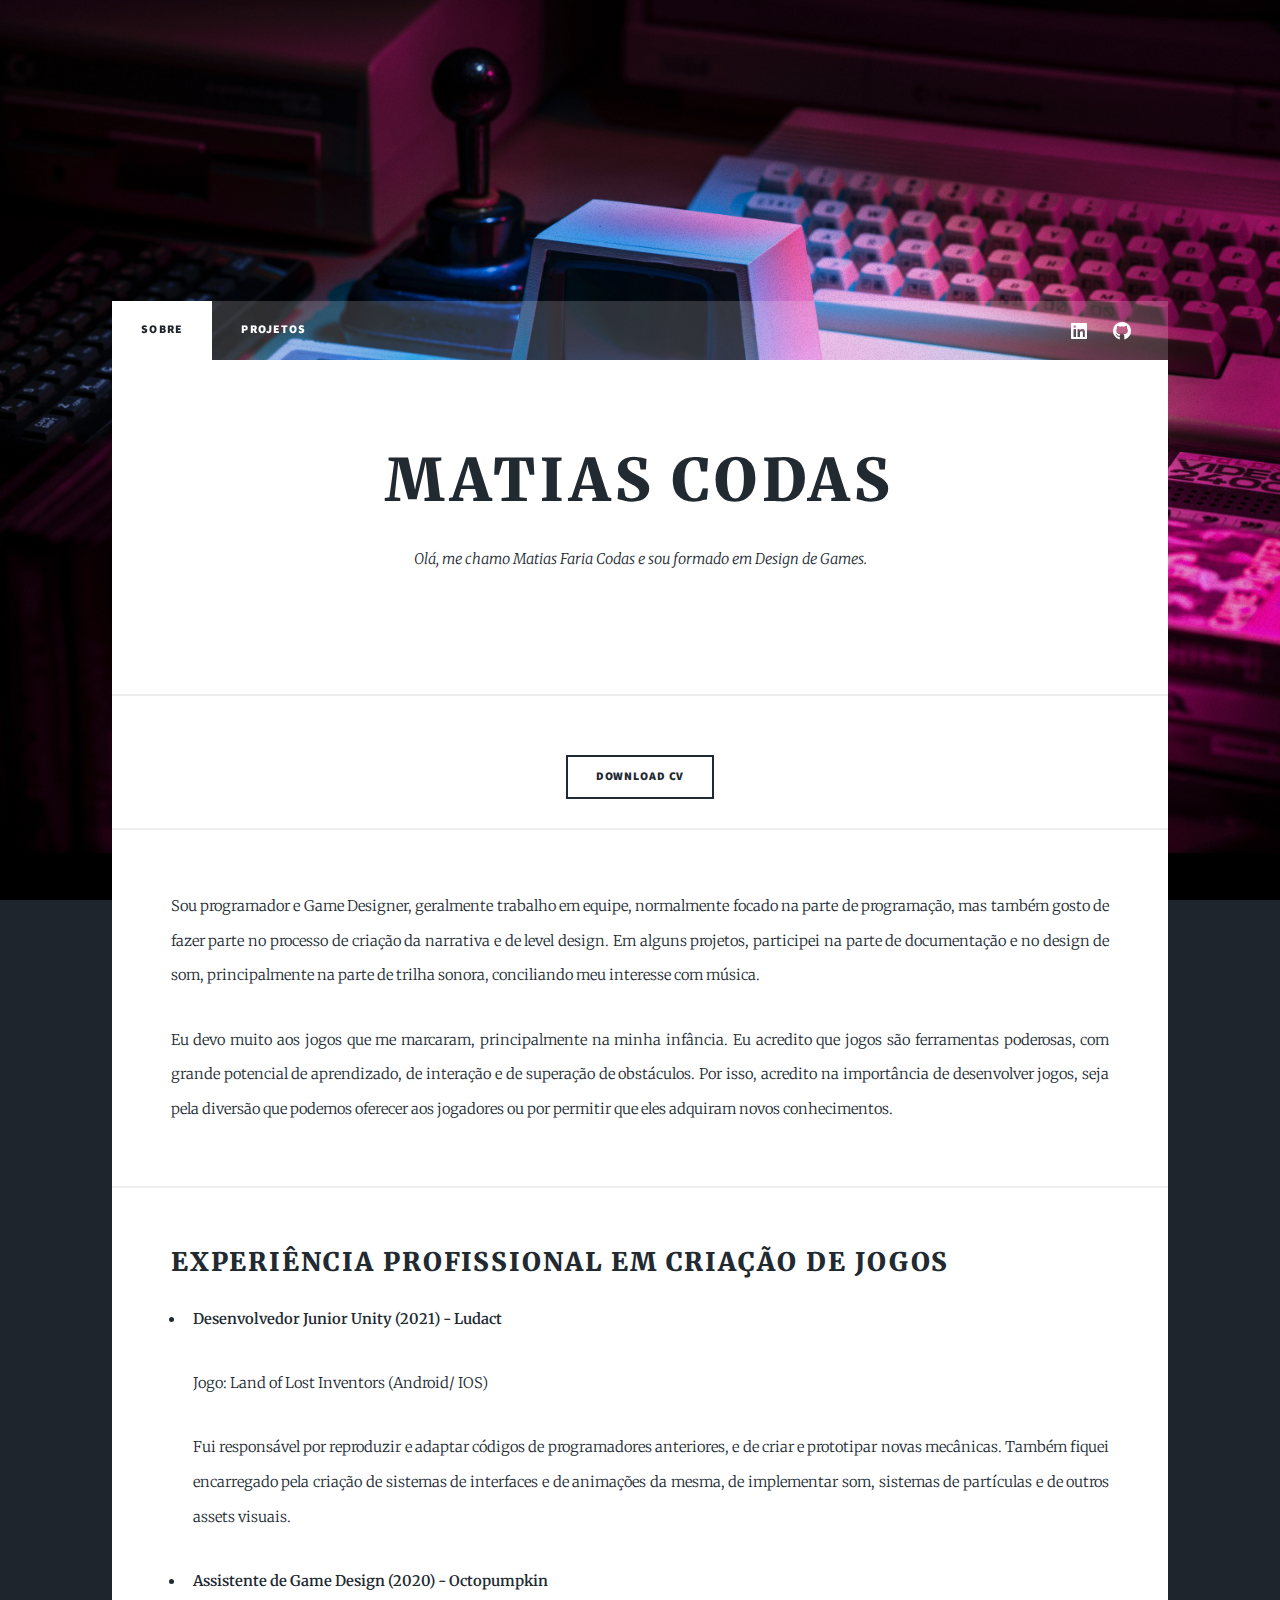
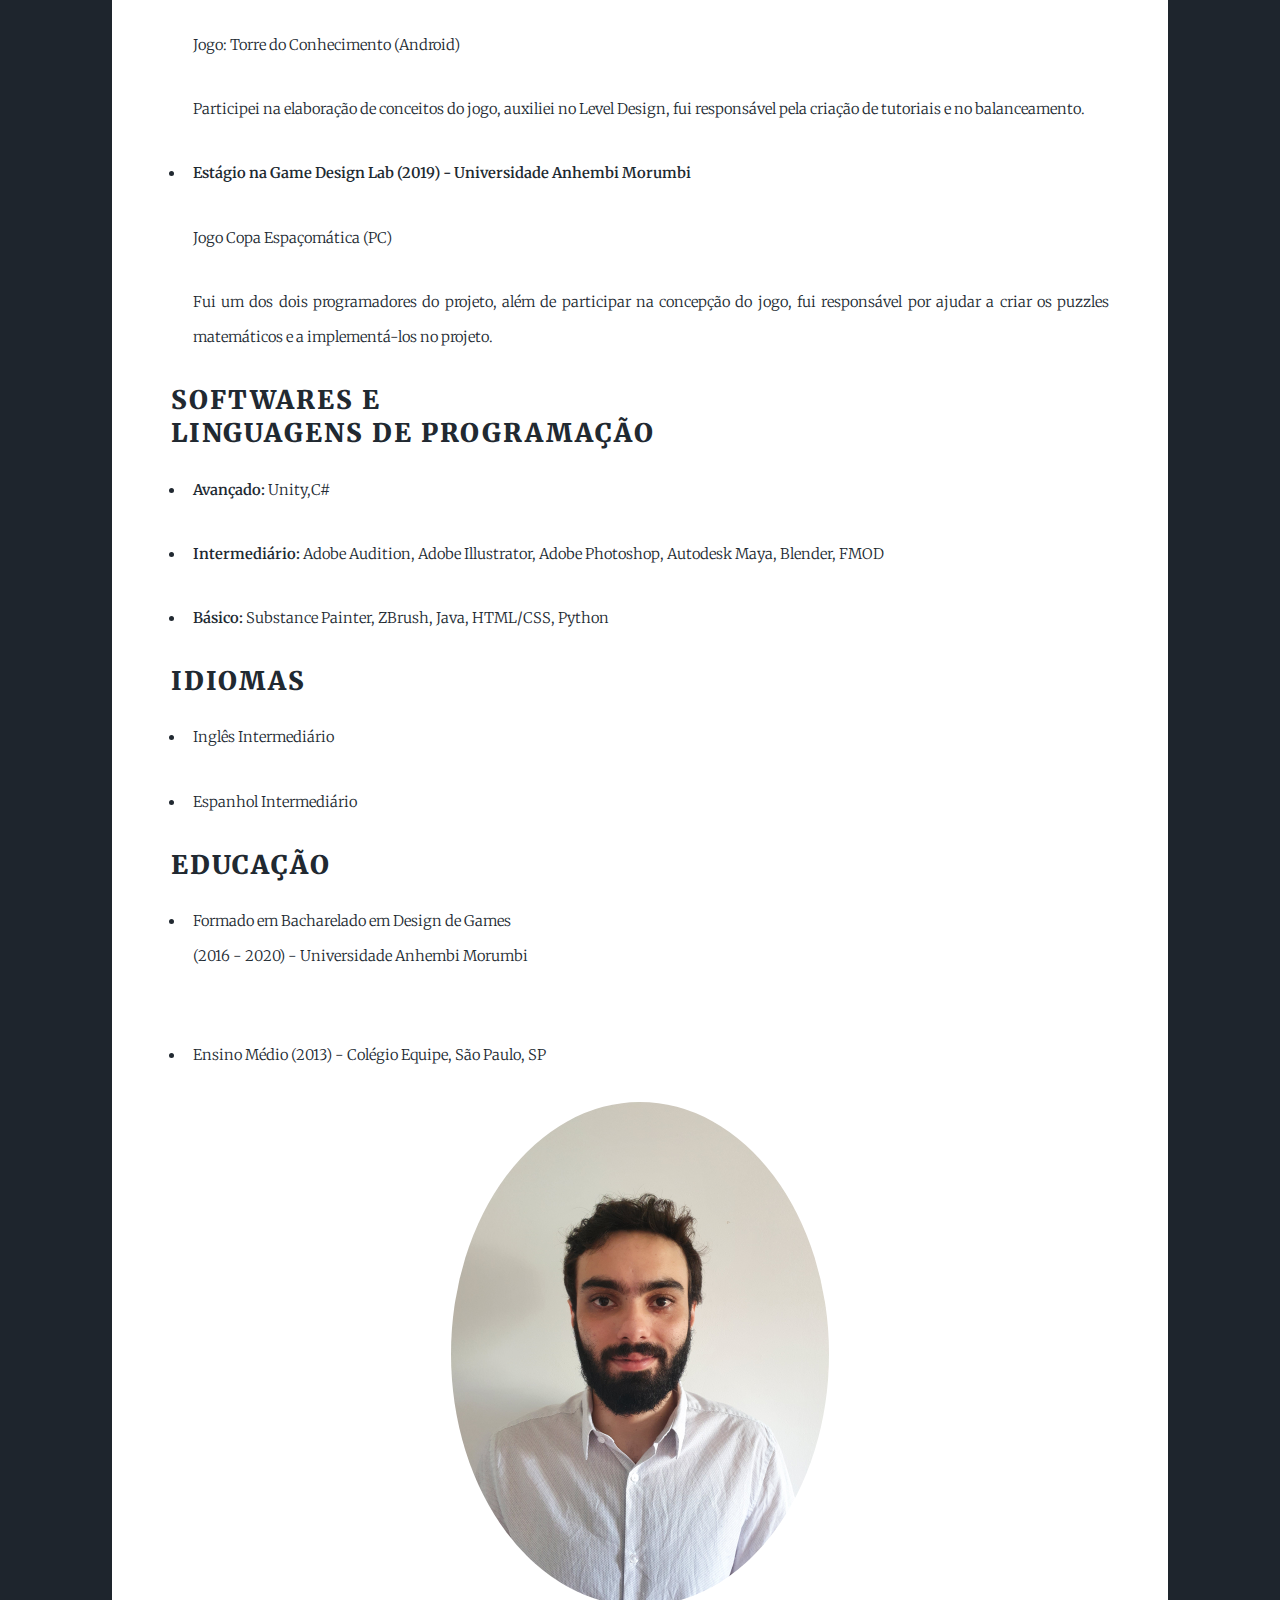
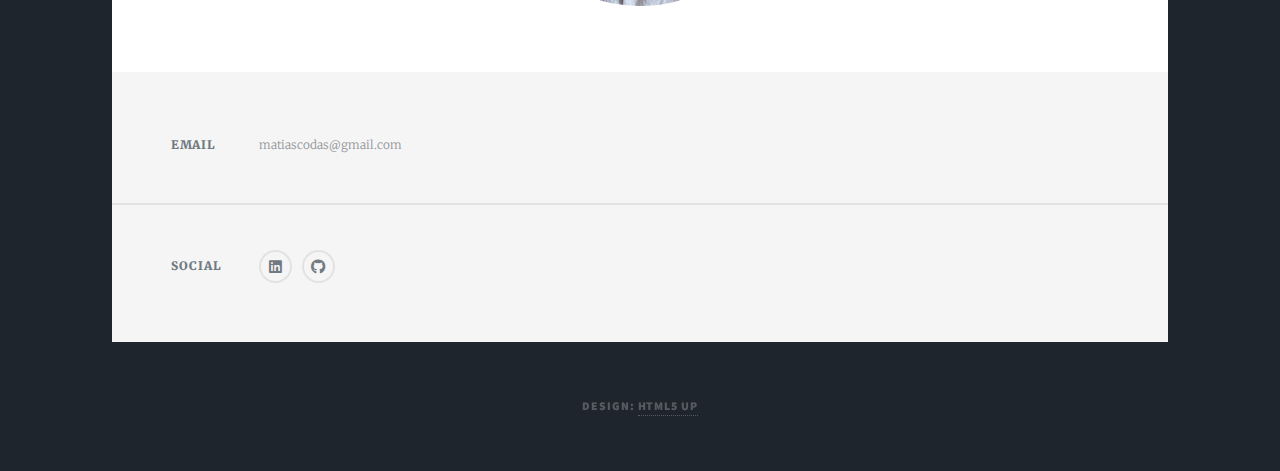
<file: index.html>
<html>
	<head>
		<title>Portfólio de Matias Codas</title>
		<meta charset="utf-8" />
		<meta name="viewport" content="width=device-width, initial-scale=1, user-scalable=no" />
		<link rel="stylesheet" href="assets/css/main.css" />
		<noscript><link rel="stylesheet" href="assets/css/noscript.css" /></noscript>
	</head>
	<body class="is-preload">

		<!-- Wrapper -->
			<div id="wrapper" class="fade-in">

				<!-- Intro -->
					<div id="intro">
						
					</div>



				<!-- Nav -->
					<nav id="nav">
						<ul class="links">
							<li class="active"><a href="index.html">Sobre</a></li>
							<li><a href="games.html">Projetos</a></li>
						</ul>
						<ul class="icons">
							<li><a href="https://www.linkedin.com/in/matias-faria-codas-923b27182/" class="icon brands fa-linkedin"><span class="label">Linkedin</span></a></li>
							<li><a href="https://github.com/MatiasCodas" class="icon brands fa-github"><span class="label">GitHub</span></a></li>
						</ul>
					</nav>

				<!-- Main -->
				
					<div id="main">

						<!-- Featured Post -->
							<article class="post featured">
								<header class="major">
									<h2>Matias Codas</h2>
									<p>Olá, me chamo Matias Faria Codas e sou formado em Design de Games.</p>
								</header>
							</article>

						<!-- Posts -->
						<article>
							<center>
							<button onclick="window.open('images/MatiasCodas_CV.pdf')">Download CV</button>
						</center>
						</article>
						<section class="nav">
						<article>
							<p>
								Sou programador e Game Designer, geralmente trabalho em equipe, normalmente focado na parte de programação, mas também gosto de fazer parte no processo de criação da narrativa e de level design. Em alguns projetos, participei na parte de documentação e no design de som, principalmente na parte de trilha sonora, conciliando meu interesse com música. 
							</p>
							<p>
								Eu devo muito aos jogos que me marcaram, principalmente na minha infância. Eu acredito que jogos são ferramentas poderosas, com grande potencial de aprendizado, de interação e de superação de obstáculos. Por isso, acredito na importância de desenvolver jogos, seja pela diversão que podemos oferecer aos jogadores ou por permitir que eles adquiram novos conhecimentos.
							</p>
						</article>
					</section>
							<section class="nav">
							<article>
									<header>
										<h2>Experiência Profissional em Criação de jogos</h2>
									</header>
									<!--<p>Seja para projetos acadêmicos ou pessoais, trabalho em equipe, normalmente focado na parte de programação, mas também fazendo parte no processo de criação da narrativa e de level design. Em alguns, participei na parte de documentação e no design de som, principalmente na parte de trilha sonora, conciliando meu interesse com música. <br />-->
									 <!--Também fiz parte de um projeto de estágio da faculdade, em uma parceria entre os cursos de Game Design e de Pedagogia, onde criamos um jogo de matemática para alunos do 2° ano do ensino fundamental, a partir da grade curricular deles.</p>-->
									 <ul><li>
										<p><b>Desenvolvedor Junior Unity (2021) - Ludact</b></p>
										<p>Jogo: Land of Lost Inventors (Android/ IOS)</p>
										<p>Fui responsável por reproduzir e adaptar códigos de programadores anteriores, e de criar e prototipar novas mecânicas. Também fiquei encarregado pela criação de sistemas de interfaces e de animações da mesma, de implementar som, sistemas de partículas e de outros assets visuais.</p>
									   </li></ul>
									 <ul><li>
									 <p><b>Assistente de Game Design (2020) - Octopumpkin </b></p>
									 <p>Jogo: Torre do Conhecimento (Android)</p>
									 <p>Participei na elaboração de conceitos do jogo, auxiliei no Level Design, fui responsável pela criação de tutoriais e no balanceamento.</p>
									 </li></ul>
									 <ul><li>
										<p><b>Estágio na Game Design Lab (2019) - Universidade Anhembi Morumbi</b>	</p>
										<p>Jogo Copa Espaçomática (PC)</p>
										<p>Fui um dos dois programadores do projeto, além de participar na concepção do jogo, fui responsável por ajudar a criar os puzzles matemáticos e a implementá-los no projeto.</p>
										</li></ul>
									</ul>
								</article>
								<article>
									<header>
										<h2>Softwares e<br />
										Linguagens de Programação</h2>
									</header>
									<ul><li>
									<p><b>Avançado:</b> Unity,C#</p>
									</li></ul>
									<ul><li>
									<p><b>Intermediário:</b> Adobe Audition, Adobe Illustrator, Adobe Photoshop, Autodesk Maya, Blender, FMOD</p>
									</li></ul>
									<ul><li>
									<p><b>Básico:</b>  Substance Painter, ZBrush, Java, HTML/CSS, Python</p>
									</li></ul>
									<header>
										<h2>Idiomas</h2>
									</header>
									<ul><li>
									<p>Inglês Intermediário</p>
									</li></ul>
									<ul><li>
									<p>Espanhol Intermediário</p>
									</li></ul>
								</article>
								<article>
									<header>
										<h2>Educação<br /></h2>
									</header>
									<ul><li>
									<p>Formado em Bacharelado em Design de Games<br /> (2016 - 2020) - Universidade Anhembi Morumbi<br /></p>
									</li></ul>
									<br />
									<ul><li>
									<p>Ensino Médio (2013) - Colégio Equipe, São Paulo, SP<br /></p>
									</li></ul>
								</article>
								<nav>
									<header>
										<meta name="viewport" content="width=device-width, initial-scale=1">
										<center>
										<img src="images/foto01.jpg" class="image fit" alt=""style="width: 378px;;height: 504px; border-radius: 50%;"> </a>
										</center>
										<h2></h2>
									</header>
									<p></p>
								</nav>
								<article>
									<header>
										<h2></h2>
									</header>
									<p></p>
								</article>


							</section>
					</div>

				<!-- Footer -->
					<footer id="footer">
						<section class="split contact">
							<section>
								<h3>Email</h3>
								<p>matiascodas@gmail.com</p>
							</section>
							<section>
								<h3>Social</h3>
								<ul class="icons alt">
									<li><a href="https://www.linkedin.com/in/matias-faria-codas-923b27182/" class="icon brands alt fa-linkedin"><span class="label">Linkedin</span></a></li>
									<li><a href="https://github.com/MatiasCodas" class="icon brands alt fa-github"><span class="label">GitHub</span></a></li>
								</ul>
							</section>
						</section>
					</footer>

				<!-- Copyright -->
					<div id="copyright">
						<ul></li><li>Design: <a href="https://html5up.net">HTML5 UP</a></li></ul>
					</div>

			</div>

		<!-- Scripts -->
			<script src="assets/js/jquery.min.js"></script>
			<script src="assets/js/jquery.scrollex.min.js"></script>
			<script src="assets/js/jquery.scrolly.min.js"></script>
			<script src="assets/js/browser.min.js"></script>
			<script src="assets/js/breakpoints.min.js"></script>
			<script src="assets/js/util.js"></script>
			<script src="assets/js/main.js"></script>

	</body>
</html>
</file>
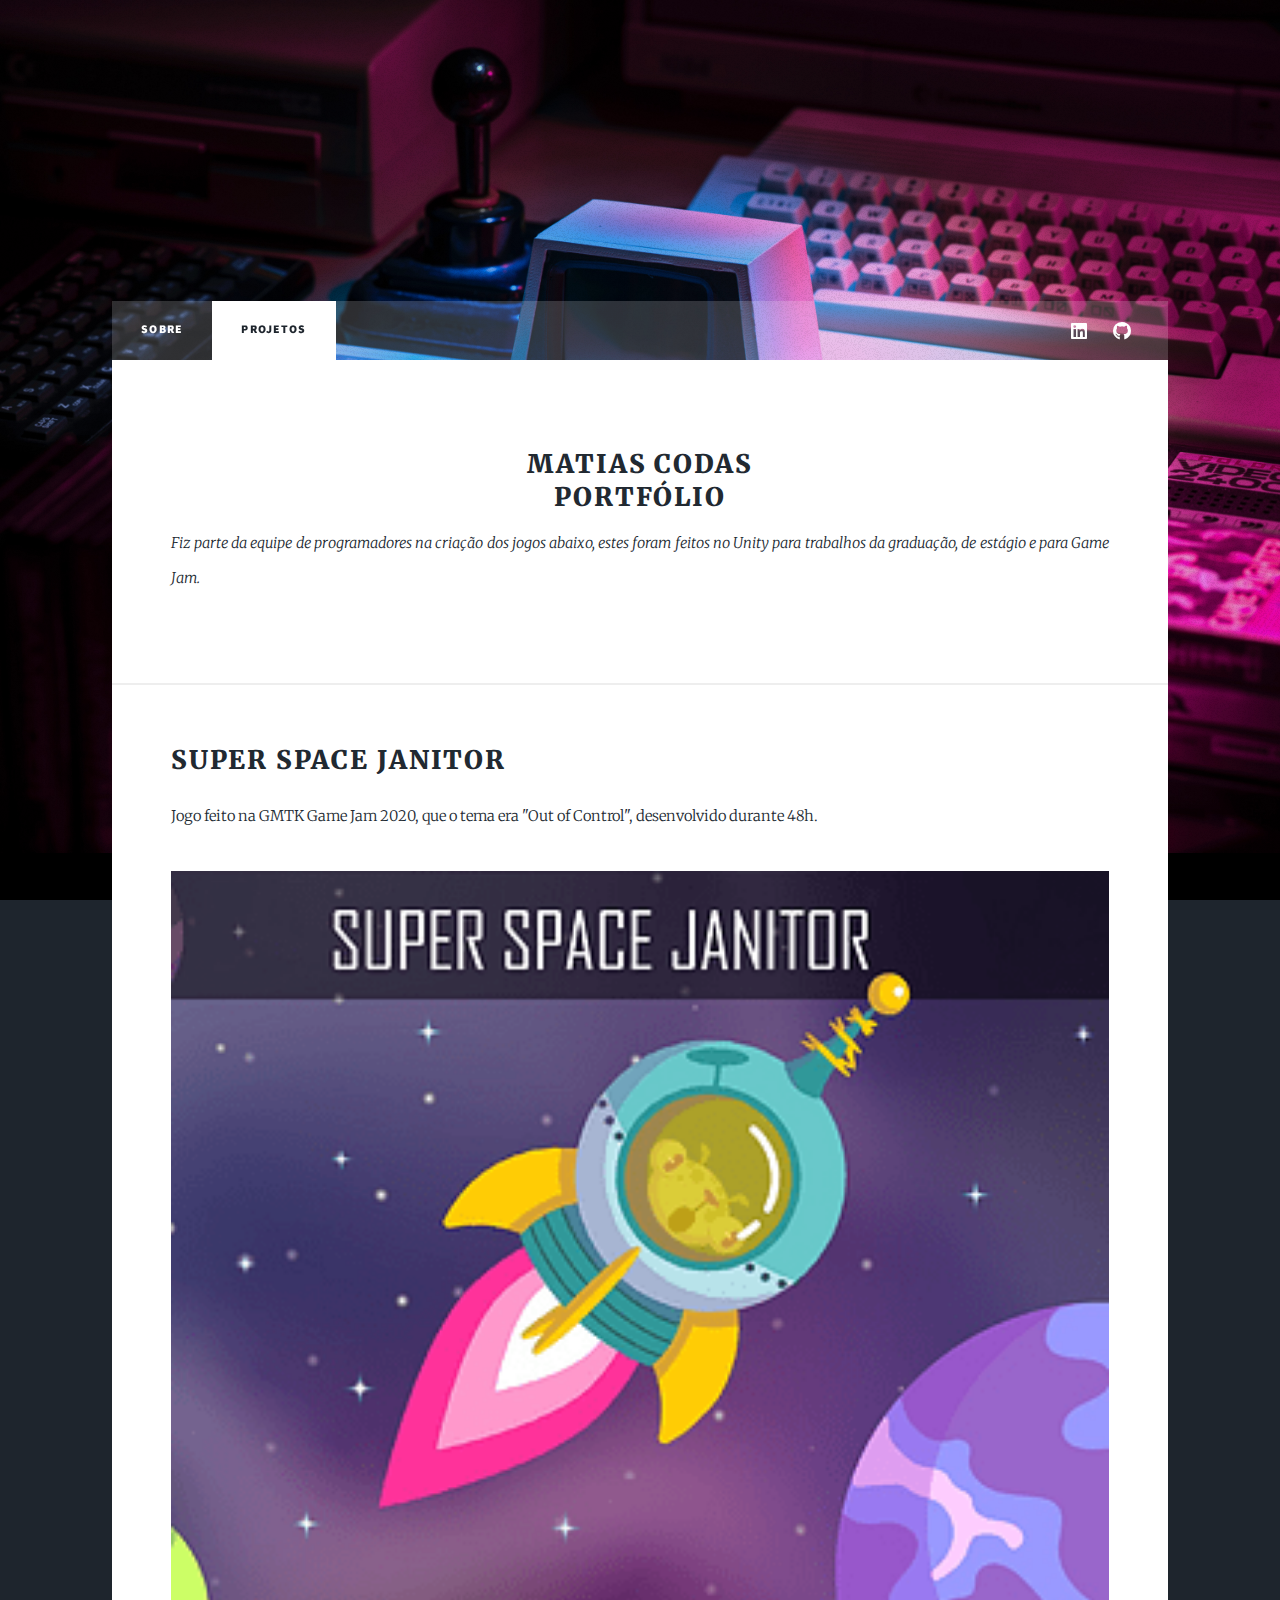
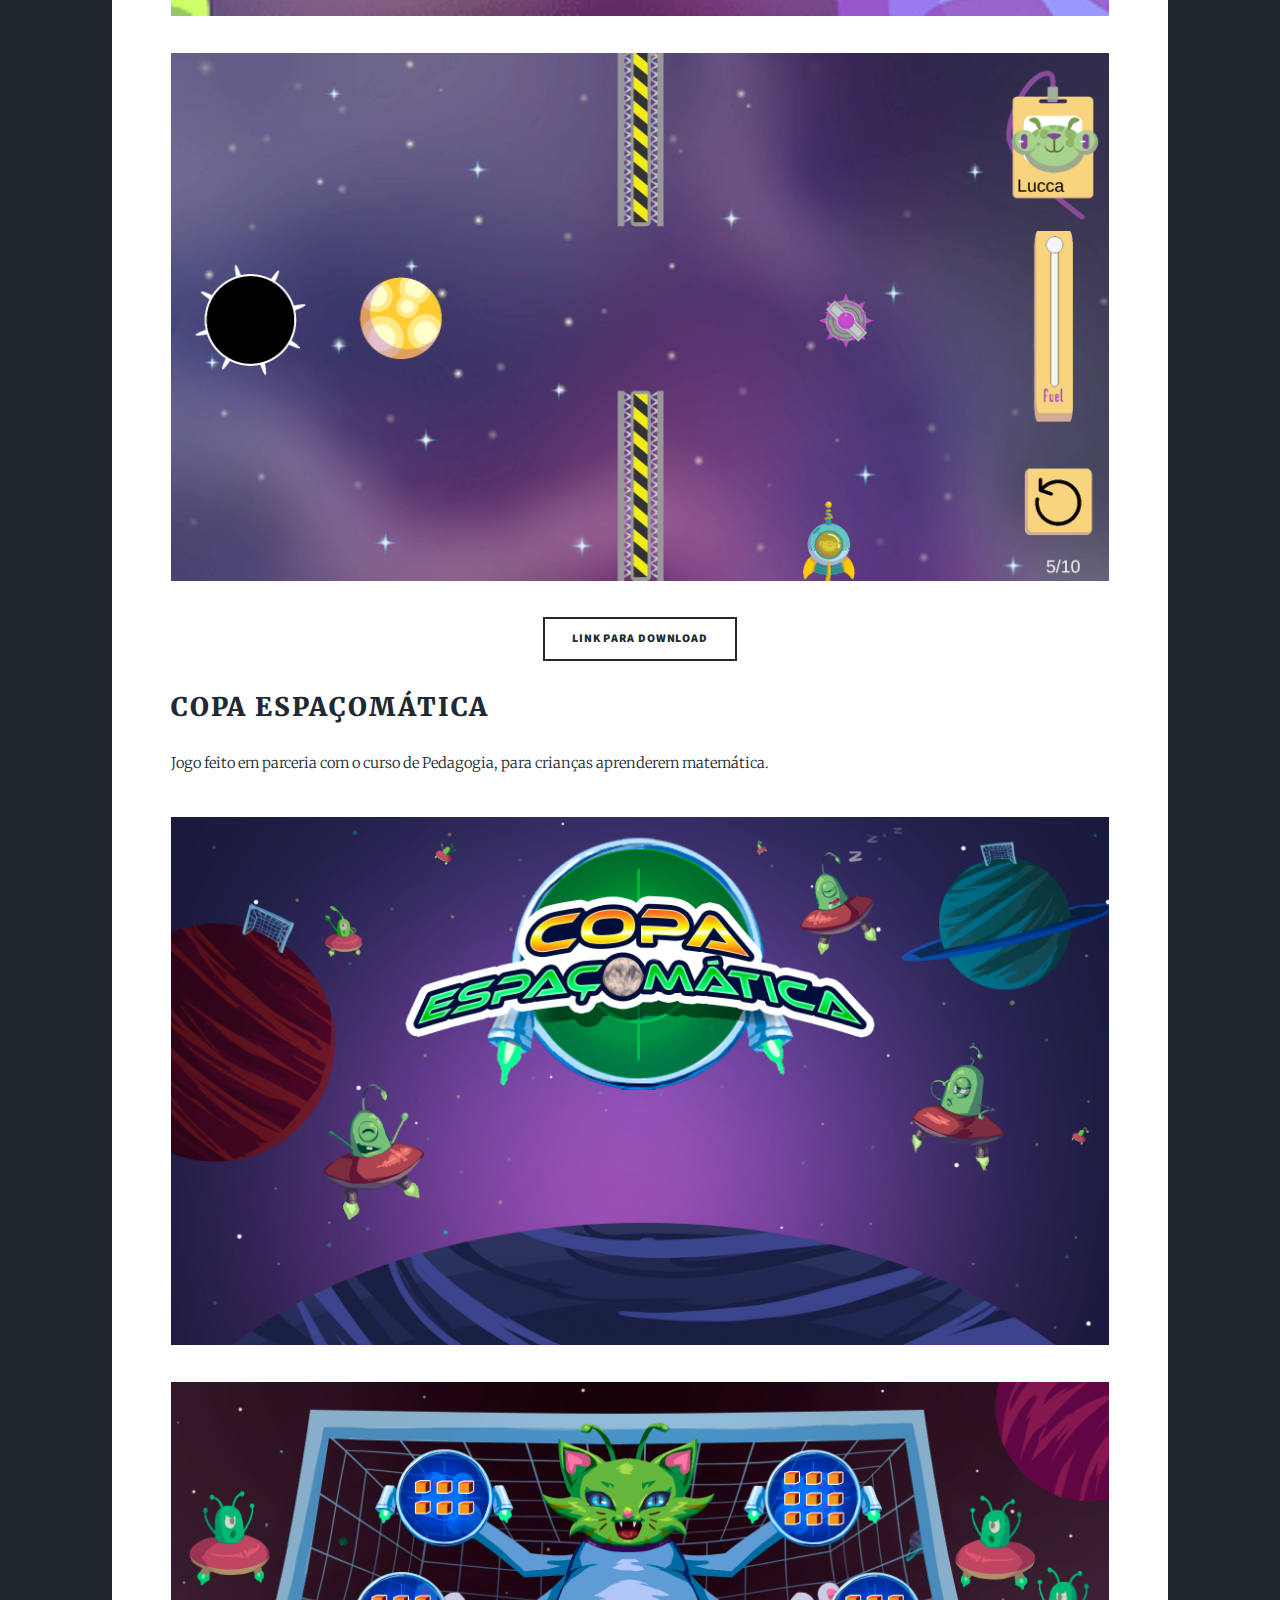
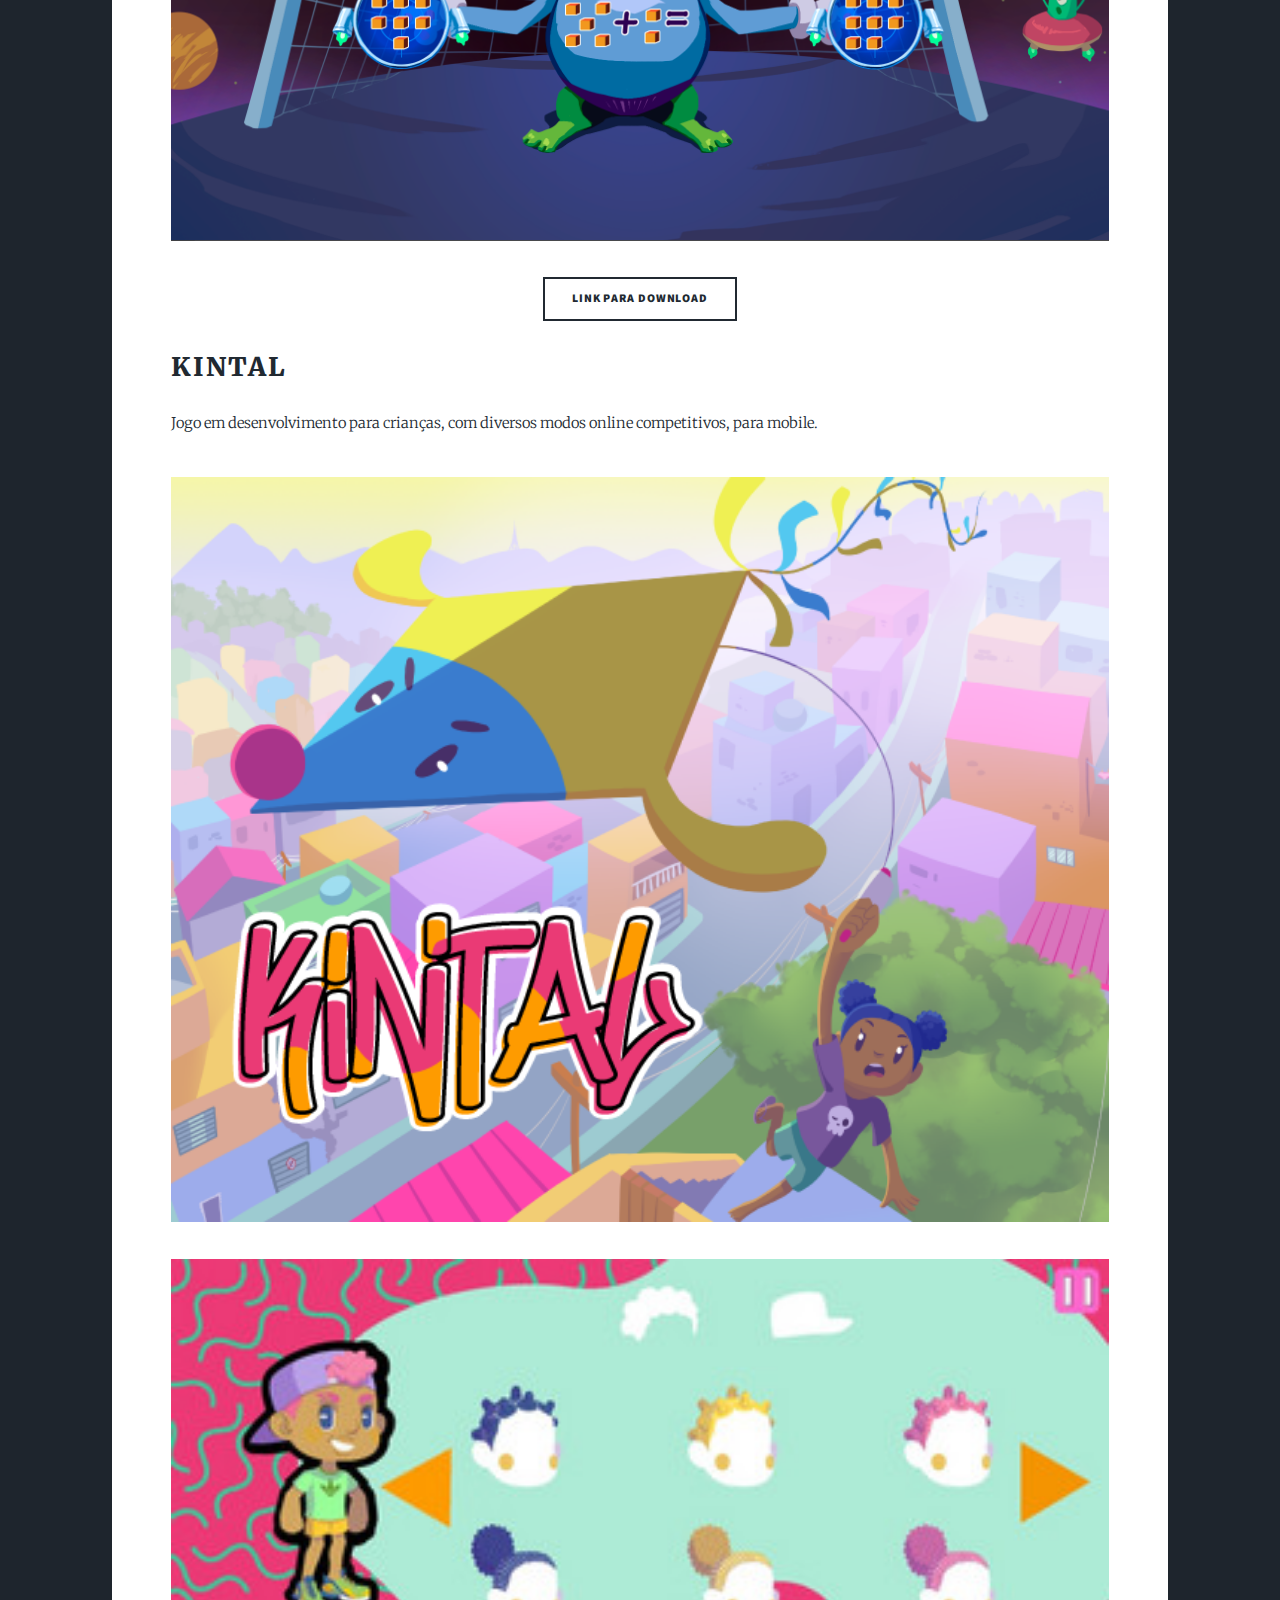
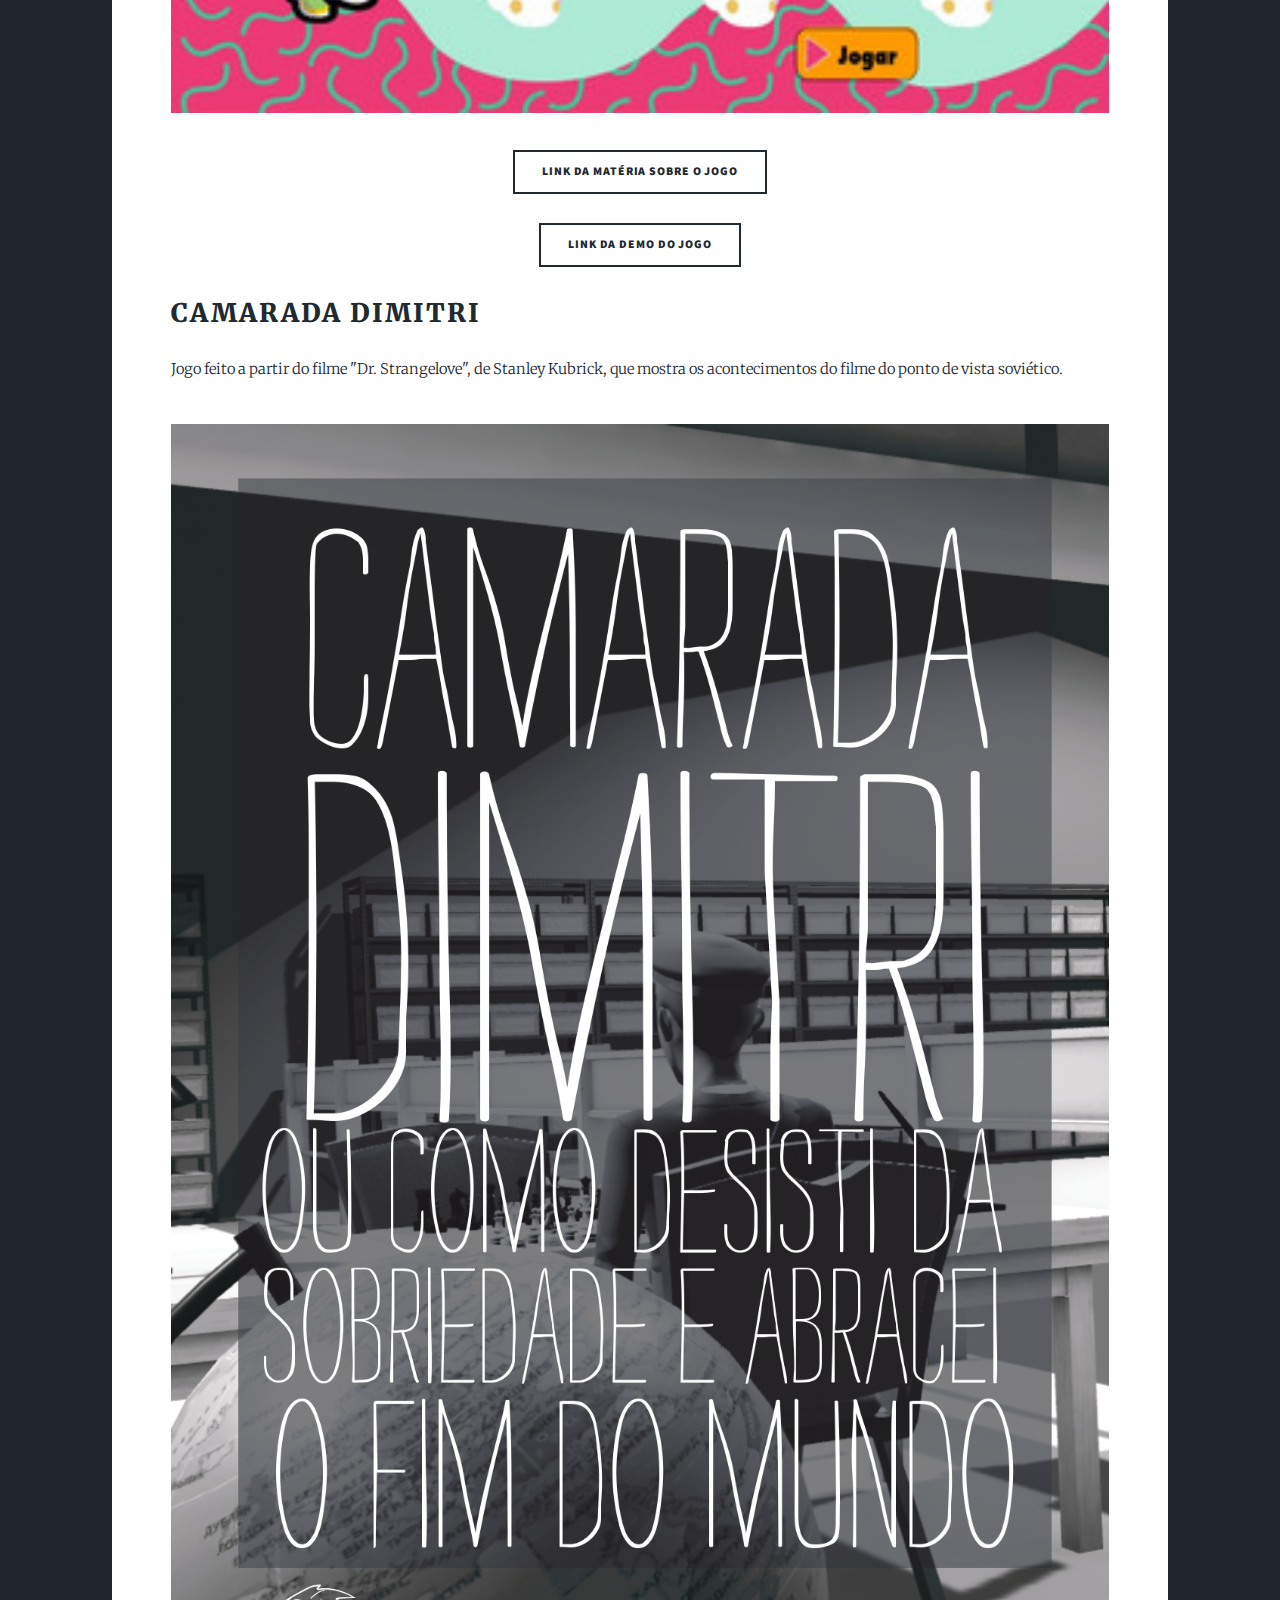
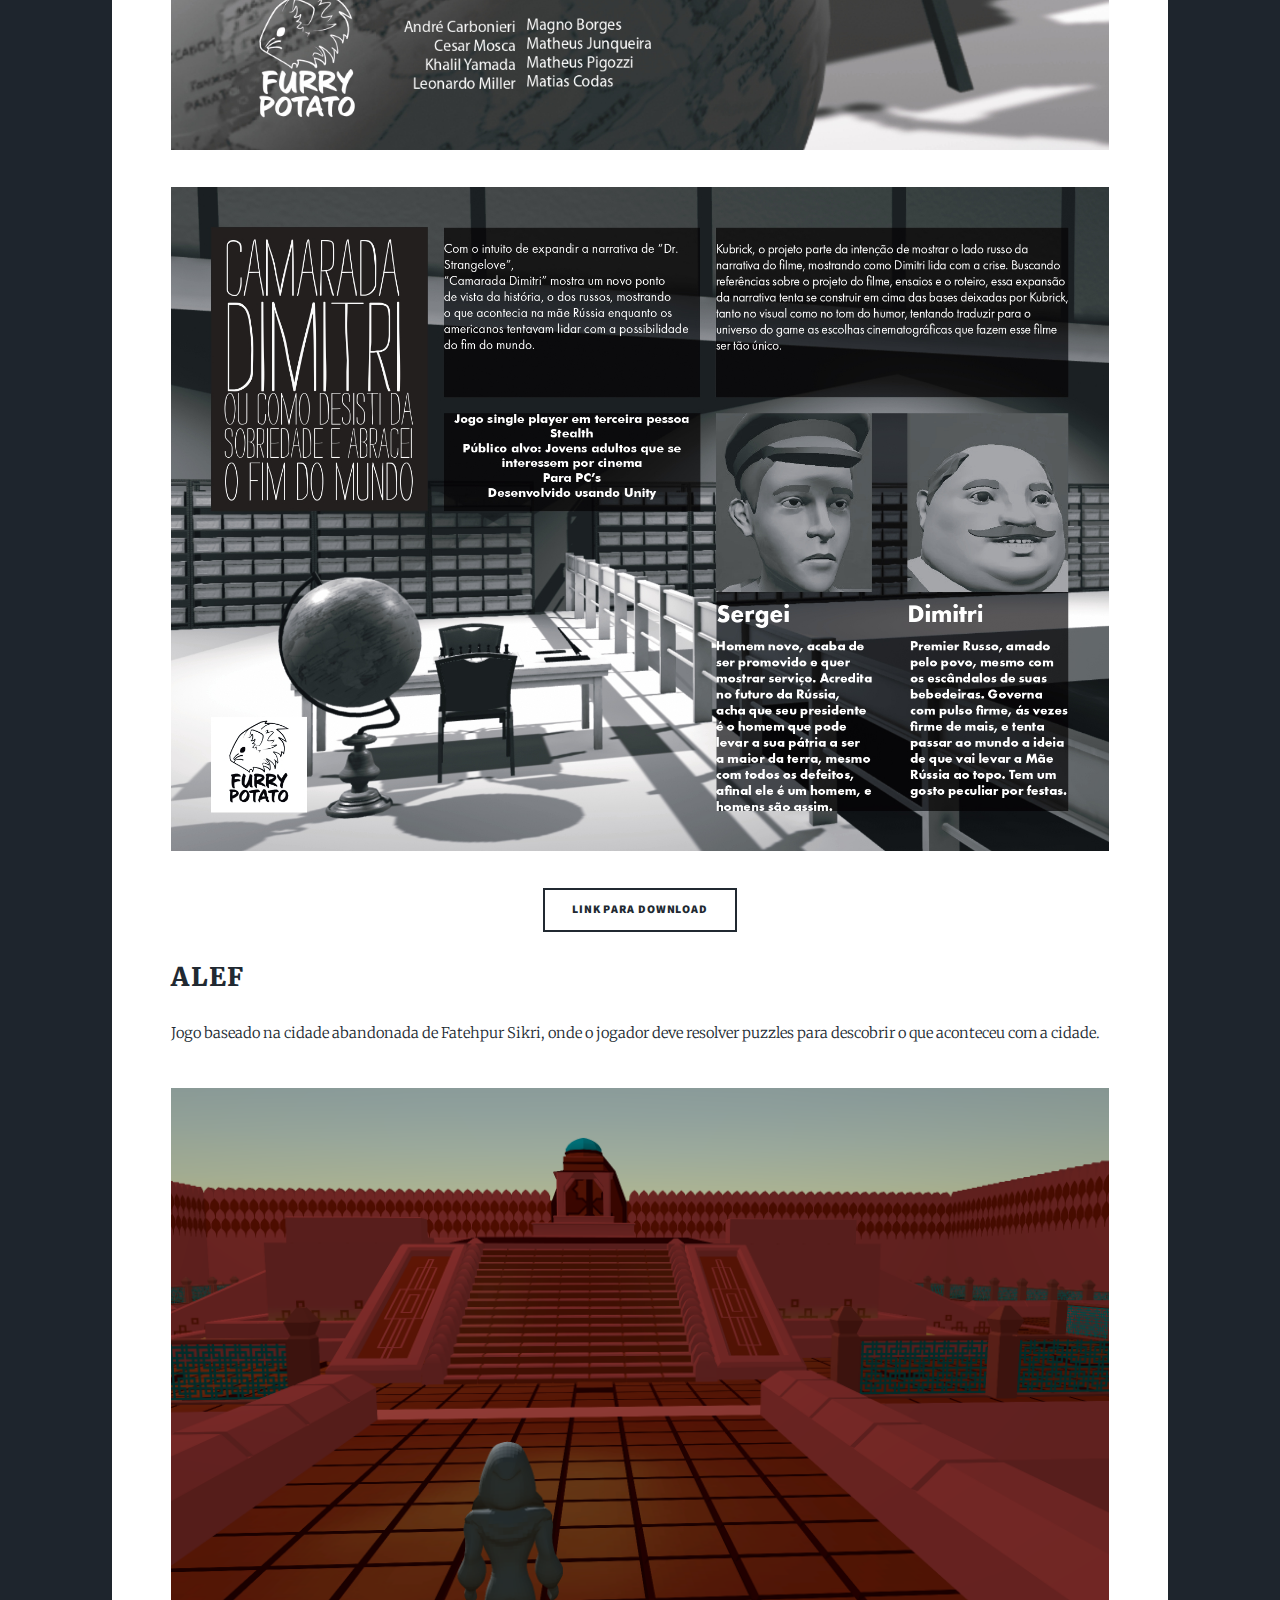
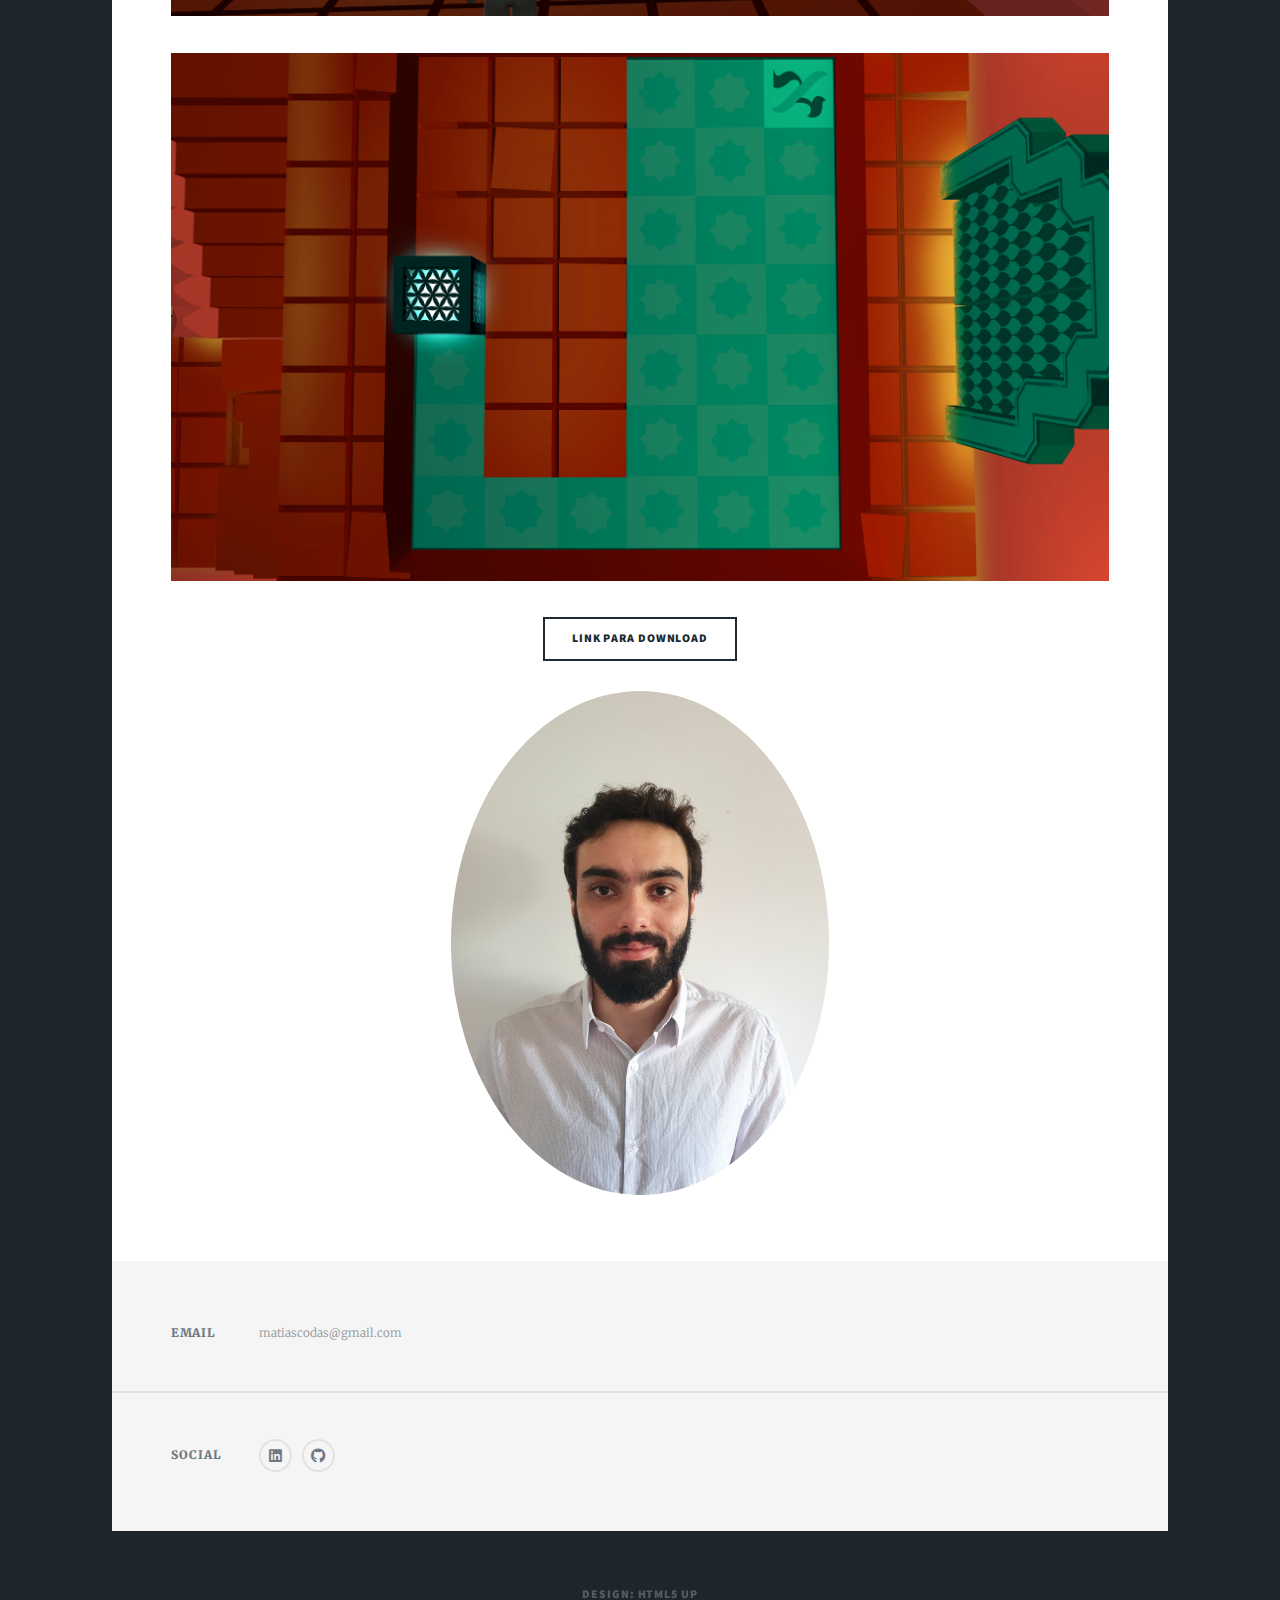
<file: games.html>
﻿<html>
	<head>
		<title>Portfólio de Matias Codas</title>
		<meta http-equiv="Content-Type" content="text/html; charset=iso-8859-1">
		<meta name="viewport" content="width=device-width, initial-scale=1, user-scalable=no" />
		<link rel="stylesheet" href="assets/css/main.css" />
		<noscript><link rel="stylesheet" href="assets/css/noscript.css" /></noscript>
	</head>
	<body class="is-preload">

		<!-- Wrapper -->
			<div id="wrapper" class="fade-in">

					<!-- Intro -->
					<div id="intro">
					</div>

				<!-- Nav -->
					<nav id="nav">
						<ul class="links">
						<li><a href="index.html">Sobre</a></li>
							<li class="active"><a href="games.html">Projetos</a></li>
						</ul>
						<ul class="icons">
							<li><a href="https://www.linkedin.com/in/matias-faria-codas-923b27182/" class="icon brands fa-linkedin"><span class="label">Linkedin</span></a></li>
							<li><a href="https://github.com/MatiasCodas" class="icon brands fa-github"><span class="label">GitHub</span></a></li>
						</ul>
					</nav>

				<!-- Main -->
					<div id="main">

						<!-- Featured Post -->
							<article class="post featured">
								<header>
									<h2>Matias Codas<br /> Portfólio</h2>
									<p>Fiz parte da equipe de programadores na criação dos jogos abaixo, estes foram feitos no Unity para trabalhos da graduação, de estágio e para Game Jam.</p>
								</header>
								</ul>
							</article>

						<!-- Posts -->
							<section class="nav">
								<article>
									<header>
										<h2>Super Space Janitor</h2>
									</header>
									<p>Jogo feito na GMTK Game Jam 2020, que o tema era "Out of Control", desenvolvido durante 48h.</p>
									<img src="images/SuperSpaceJanitorImage.png" class="image fit" alt="" /></a>
									<img src="images/SuperSpaceJanitorImage2.png" class="image fit" alt="" /></a>
									<ul class="actions special">
										<li><a href="https://madmaxixe.itch.io/super-space-janitor" class="button">Link para Download</a></li>
									</ul>
								</ul>
								</article>								
								<article>
									<header>
										<h2>Copa Espaçomática</a></h2>
									</header>
									<p>Jogo feito em parceria com o curso de Pedagogia, para crianças aprenderem matemática.</p>
									<img src="images/MenuFutebolcomLogo.png" class="image fit" alt="" /></a>
									<img src="images/printMat.png" class="image fit" alt="" /></a>
									</ul>
									<ul class="actions special">
										<li><a href="https://drive.google.com/open?id=1YKhSUSRbeypdtBEV1vydcNuBg9kxXquu" class="button">Link para Download</a></li>
									</ul>
								</article>
								<article>
									<header>
										<h2>Kintal</h2>
									</header>
									<p>Jogo em desenvolvimento para crianças, com diversos modos online competitivos, para mobile.</p>
									<img src="images/CapaKintal.png" class="image fit" alt="" /></a>
									<img src="images/KintalCustom.jpg" class="image fit" alt="" /></a>
									</ul>
									<ul class="actions special">
										<li><a href="https://www.agenciamural.org.br/game-para-celular-exalta-a-representatividade-da-crianca-nas-periferias/" class="button">Link da matéria sobre o jogo</a></li>
										</ul>
										<ul class="actions special">
										<li><a href="https://madmaxixe.itch.io/kintal-demo" class="button">Link da demo do jogo</a></li>
										</ul>
								</ul>
								</article>
								<article>
									<header>
										<h2>Camarada Dimitri</h2>
									</header>
									<p>Jogo feito a partir do filme "Dr. Strangelove", de Stanley Kubrick, que mostra os acontecimentos do filme do ponto de vista soviético.</p>
									<img src="images/camarada.jpg" class="image fit" alt="" /></a>
									<img src="images/onesheet.jpg" class="image fit" alt="" /></a>
									<ul class="actions special">
										<li><a href="https://drive.google.com/open?id=1YB7xfteVNjvmDpvIJvgzcFfW8UtUe7KZ" class="button">Link para Download</a></li>
									</ul>
								</ul>
								</article>
								<article>
									<header>
										<h2>Alef</h2>
									</header>
									<p>Jogo baseado na cidade abandonada de Fatehpur Sikri, onde o jogador deve resolver puzzles para descobrir o que aconteceu com a cidade.</p>
									<img src="images/Print02.png" class="image fit" alt="" /></a>
									<img src="images/Print01.png" class="image fit" alt="" /></a>
									<ul class="actions special">
										<li><a href="https://drive.google.com/drive/folders/18NGMZa1_a7PZLpEzAAeo2PM9pv5jsbcI?usp=sharing" class="button">Link para Download</a></li>
									</ul>
								</article>
											<article>
									<header>
										<meta name="viewport" content="width=device-width, initial-scale=1">
										<center>
										<img src="images/foto01.jpg" class="image fit" alt=""style="width: 378px;height: 504px; border-radius: 50%;"> </a>
										</center>
										<h2></h2>
									</header>
									<p></p>
								</article>
								<article>
									<header>
										<h2></h2>
									</header>
									<p></p>
								</article>
							</section>

						<!-- Footer -->

					</div>

				<!-- Footer -->
					<footer id="footer">
						<section class="split contact">
							<section>
								<h3>Email</h3>
								<p>matiascodas@gmail.com</p>
							</section>
							<section>
								<h3>Social</h3>
								<ul class="icons alt">
									<li><a href="https://www.linkedin.com/in/matias-faria-codas-923b27182/" class="icon brands alt fa-linkedin"><span class="label">Linkedin</span></a></li>
									<li><a href="https://github.com/MatiasCodas" class="icon brands alt fa-github"><span class="label">GitHub</span></a></li>
								</ul>
							</section>
						</section>
					</footer>

				<!-- Copyright -->
					<div id="copyright">
						<ul></li><li>Design: <a href="https://html5up.net">HTML5 UP</a></li></ul>
					</div>

			</div>

		<!-- Scripts -->
			<script src="assets/js/jquery.min.js"></script>
			<script src="assets/js/jquery.scrollex.min.js"></script>
			<script src="assets/js/jquery.scrolly.min.js"></script>
			<script src="assets/js/browser.min.js"></script>
			<script src="assets/js/breakpoints.min.js"></script>
			<script src="assets/js/util.js"></script>
			<script src="assets/js/main.js"></script>

	</body>
</html>
</file>
<file: assets/css/main.css>
@import url(fontawesome-all.min.css);
@import url("https://fonts.googleapis.com/css?family=Merriweather:300,700,300italic,700italic|Source+Sans+Pro:900");

/*
	Massively by HTML5 UP
	html5up.net | @ajlkn
	Free for personal and commercial use under the CCA 3.0 license (html5up.net/license)
*/


html, body, div, span, applet, object,
iframe, h1, h2, h3, h4, h5, h6, p, blockquote,
pre, a, abbr, acronym, address, big, cite,
code, del, dfn, em, img, ins, kbd, q, s, samp,
small, strike, strong, sub, sup, tt, var, b,
u, i, center, dl, dt, dd, ol, ul, li, fieldset,
form, label, legend, table, caption, tbody,
tfoot, thead, tr, th, td, article, aside,
canvas, details, embed, figure, figcaption,
footer, header, hgroup, menu, nav, output, ruby,
section, summary, time, mark, audio, video {
	margin: 0;
	padding: 0;
	border: 0;
	font-size: 100%;
	font: inherit;
	vertical-align: baseline;
}
img {
	max-width: 100%;
  }



article, aside, details, figcaption, figure,
footer, header, hgroup, menu, nav, section {
	display: block;}

body {
	line-height: 1;
}

ol, ul {
	list-style: none;
}

blockquote, q {
	quotes: none;
}

	blockquote:before, blockquote:after, q:before, q:after {
		content: '';
		content: none;
	}

table {
	border-collapse: collapse;
	border-spacing: 0;
}

body {
	-webkit-text-size-adjust: none;
}

mark {
	background-color: transparent;
	color: inherit;
}

input::-moz-focus-inner {
	border: 0;
	padding: 0;
}

input, select, textarea {
	-moz-appearance: none;
	-webkit-appearance: none;
	-ms-appearance: none;
	appearance: none;
}

/* Basic */

	@-ms-viewport {
		width: device-width;
	}

	body {
		-ms-overflow-style: scrollbar;
	}

	@media screen and (max-width: 480px) {

		html, body {
			min-width: 320px;
		}

	}

	html {
		box-sizing: border-box;
	}

	*, *:before, *:after {
		box-sizing: inherit;
	}

	body {
		background-color: #1e252d;
	}

		body.is-preload *, body.is-preload *:before, body.is-preload *:after {
			-moz-animation: none !important;
			-webkit-animation: none !important;
			-ms-animation: none !important;
			animation: none !important;
			-moz-transition: none !important;
			-webkit-transition: none !important;
			-ms-transition: none !important;
			transition: none !important;
		}

/* Type */

	html {
		font-size: 16pt;
	}

		@media screen and (max-width: 1680px) {

			html {
				font-size: 12pt;
			}

		}

		@media screen and (max-width: 1280px) {

			html {
				font-size: 11pt;
			}

		}

		@media screen and (max-width: 360px) {

			html {
				font-size: 10pt;
			}

		}

	body {
		color: #212931;
	}

	body, input, select, textarea {
		font-family: "Merriweather", Georgia, serif;
		font-weight: 300;
		font-size: 1rem;
		line-height: 2.375;
	}

	a {
		-moz-transition: color 0.2s ease-in-out, background-color 0.2s ease-in-out, border-color 0.2s ease-in-out, box-shadow 0.2s ease-in-out;
		-webkit-transition: color 0.2s ease-in-out, background-color 0.2s ease-in-out, border-color 0.2s ease-in-out, box-shadow 0.2s ease-in-out;
		-ms-transition: color 0.2s ease-in-out, background-color 0.2s ease-in-out, border-color 0.2s ease-in-out, box-shadow 0.2s ease-in-out;
		transition: color 0.2s ease-in-out, background-color 0.2s ease-in-out, border-color 0.2s ease-in-out, box-shadow 0.2s ease-in-out;
		border-bottom: dotted 1px;
		text-decoration: none;
	}

		a:hover {
			border-bottom-color: transparent;
		}

	strong, b {
		font-weight: 600;
	}

	em, i {
		font-style: italic;
	}

	p {
		text-align: justify;
		margin: 0 0 2rem 0;
	}

	h1, h2, h3, h4, h5, h6 {
		font-family: "Merriweather", Georgia, sans-serif;
		font-weight: 900;
		line-height: 1.5;
		letter-spacing: 0.075em;
		text-transform: uppercase;
		margin: 0 0 1rem 0;
	}

		h1 a, h2 a, h3 a, h4 a, h5 a, h6 a {
			border-bottom: 0;
			color: inherit;
			text-decoration: none;
		}

	h1 {
		font-size: 4rem;
		line-height: 1.1;
		margin: 0 0 2rem 0;
	}

	h2 {
		font-size: 1.75rem;
		line-height: 1.3;
		margin: 0 0 1.5rem 0;
	}

	h3 {
		font-size: 1.25rem;
		margin: 0 0 1.5rem 0;
	}

	h4 {
		font-size: 1rem;
	}

	h5 {
		font-size: 0.9rem;
	}

	h6 {
		font-size: 0.8rem;
	}

	sub {
		font-size: 0.8rem;
		position: relative;
		top: 0.5rem;
	}

	sup {
		font-size: 0.8rem;
		position: relative;
		top: -0.5rem;
	}

	blockquote {
		border-left: solid 4px;
		font-style: italic;
		margin: 0 0 2rem 0;
		padding: 0.5rem 0 0.5rem 2rem;
	}

	code {
		border: solid 2px;
		font-family: "Courier New", monospace;
		font-size: 0.9rem;
		margin: 0 0.25rem;
		padding: 0.25rem 0.65rem;
	}

	pre {
		-webkit-overflow-scrolling: touch;
		font-family: "Courier New", monospace;
		font-size: 0.9rem;
		margin: 0 0 2rem 0;
	}

		pre code {
			display: block;
			line-height: 1.75;
			padding: 1rem 1.5rem;
			overflow-x: auto;
		}

	hr {
		border: 0;
		border-bottom: solid 2px;
		margin: 3rem 0;
	}

		hr.major {
			margin: 5rem 0;
		}

	.align-left {
		text-align: left;
	}

	.align-center {
		text-align: center;
	}

	.align-right {
		text-align: right;
	}

	input, select, textarea {
		color: #212931;
	}

	a {
		color: #212931;
		border-bottom-color: rgba(33, 41, 49, 0.5);
	}

		a:hover {
			border-bottom-color: transparent;
			color: #18bfef !important;
		}

	strong, b {
		color: #212931;
	}

	h1, h2, h3, h4, h5, h6 {
		color: #212931;
	}

	blockquote {
		border-left-color: #eeeeee;
	}

	code {
		background: rgba(220, 220, 220, 0.25);
		border-color: #eeeeee;
	}

	hr {
		border-bottom-color: #eeeeee;
	}

/* Row */

	.row {
		display: flex;
		flex-wrap: wrap;
		box-sizing: border-box;
		align-items: stretch;
	}

		.row > * {
			box-sizing: border-box;
		}

		.row.gtr-uniform > * > :last-child {
			margin-bottom: 0;
		}

		.row.aln-left {
			justify-content: flex-start;
		}

		.row.aln-center {
			justify-content: center;
		}

		.row.aln-right {
			justify-content: flex-end;
		}

		.row.aln-top {
			align-items: flex-start;
		}

		.row.aln-middle {
			align-items: center;
		}

		.row.aln-bottom {
			align-items: flex-end;
		}

		.row > .imp {
			order: -1;
		}

		.row > .col-1 {
			width: 8.33333%;
		}

		.row > .off-1 {
			margin-left: 8.33333%;
		}

		.row > .col-2 {
			width: 16.66667%;
		}

		.row > .off-2 {
			margin-left: 16.66667%;
		}

		.row > .col-3 {
			width: 25%;
		}

		.row > .off-3 {
			margin-left: 25%;
		}

		.row > .col-4 {
			width: 33.33333%;
		}

		.row > .off-4 {
			margin-left: 33.33333%;
		}

		.row > .col-5 {
			width: 41.66667%;
		}

		.row > .off-5 {
			margin-left: 41.66667%;
		}

		.row > .col-6 {
			width: 50%;
		}

		.row > .off-6 {
			margin-left: 50%;
		}

		.row > .col-7 {
			width: 58.33333%;
		}

		.row > .off-7 {
			margin-left: 58.33333%;
		}

		.row > .col-8 {
			width: 66.66667%;
		}

		.row > .off-8 {
			margin-left: 66.66667%;
		}

		.row > .col-9 {
			width: 75%;
		}

		.row > .off-9 {
			margin-left: 75%;
		}

		.row > .col-10 {
			width: 83.33333%;
		}

		.row > .off-10 {
			margin-left: 83.33333%;
		}

		.row > .col-11 {
			width: 91.66667%;
		}

		.row > .off-11 {
			margin-left: 91.66667%;
		}

		.row > .col-12 {
			width: 100%;
		}

		.row > .off-12 {
			margin-left: 100%;
		}

		.row.gtr-0 {
			margin-top: 0;
			margin-left: 0rem;
		}

			.row.gtr-0 > * {
				padding: 0 0 0 0rem;
			}

			.row.gtr-0.gtr-uniform {
				margin-top: 0rem;
			}

				.row.gtr-0.gtr-uniform > * {
					padding-top: 0rem;
				}

		.row.gtr-25 {
			margin-top: 0;
			margin-left: -0.375rem;
		}

			.row.gtr-25 > * {
				padding: 0 0 0 0.375rem;
			}

			.row.gtr-25.gtr-uniform {
				margin-top: -0.375rem;
			}

				.row.gtr-25.gtr-uniform > * {
					padding-top: 0.375rem;
				}

		.row.gtr-50 {
			margin-top: 0;
			margin-left: -0.75rem;
		}

			.row.gtr-50 > * {
				padding: 0 0 0 0.75rem;
			}

			.row.gtr-50.gtr-uniform {
				margin-top: -0.75rem;
			}

				.row.gtr-50.gtr-uniform > * {
					padding-top: 0.75rem;
				}

		.row {
			margin-top: 0;
			margin-left: -1.5rem;
		}

			.row > * {
				padding: 0 0 0 1.5rem;
			}

			.row.gtr-uniform {
				margin-top: -1.5rem;
			}

				.row.gtr-uniform > * {
					padding-top: 1.5rem;
				}

		.row.gtr-150 {
			margin-top: 0;
			margin-left: -2.25rem;
		}

			.row.gtr-150 > * {
				padding: 0 0 0 2.25rem;
			}

			.row.gtr-150.gtr-uniform {
				margin-top: -2.25rem;
			}

				.row.gtr-150.gtr-uniform > * {
					padding-top: 2.25rem;
				}

		.row.gtr-200 {
			margin-top: 0;
			margin-left: -3rem;
		}

			.row.gtr-200 > * {
				padding: 0 0 0 3rem;
			}

			.row.gtr-200.gtr-uniform {
				margin-top: -3rem;
			}

				.row.gtr-200.gtr-uniform > * {
					padding-top: 3rem;
				}

		@media screen and (max-width: 1680px) {

			.row {
				display: flex;
				flex-wrap: wrap;
				box-sizing: border-box;
				align-items: stretch;
			}

				.row > * {
					box-sizing: border-box;
				}

				.row.gtr-uniform > * > :last-child {
					margin-bottom: 0;
				}

				.row.aln-left {
					justify-content: flex-start;
				}

				.row.aln-center {
					justify-content: center;
				}

				.row.aln-right {
					justify-content: flex-end;
				}

				.row.aln-top {
					align-items: flex-start;
				}

				.row.aln-middle {
					align-items: center;
				}

				.row.aln-bottom {
					align-items: flex-end;
				}

				.row > .imp-xlarge {
					order: -1;
				}

				.row > .col-1-xlarge {
					width: 8.33333%;
				}

				.row > .off-1-xlarge {
					margin-left: 8.33333%;
				}

				.row > .col-2-xlarge {
					width: 16.66667%;
				}

				.row > .off-2-xlarge {
					margin-left: 16.66667%;
				}

				.row > .col-3-xlarge {
					width: 25%;
				}

				.row > .off-3-xlarge {
					margin-left: 25%;
				}

				.row > .col-4-xlarge {
					width: 33.33333%;
				}

				.row > .off-4-xlarge {
					margin-left: 33.33333%;
				}

				.row > .col-5-xlarge {
					width: 41.66667%;
				}

				.row > .off-5-xlarge {
					margin-left: 41.66667%;
				}

				.row > .col-6-xlarge {
					width: 50%;
				}

				.row > .off-6-xlarge {
					margin-left: 50%;
				}

				.row > .col-7-xlarge {
					width: 58.33333%;
				}

				.row > .off-7-xlarge {
					margin-left: 58.33333%;
				}

				.row > .col-8-xlarge {
					width: 66.66667%;
				}

				.row > .off-8-xlarge {
					margin-left: 66.66667%;
				}

				.row > .col-9-xlarge {
					width: 75%;
				}

				.row > .off-9-xlarge {
					margin-left: 75%;
				}

				.row > .col-10-xlarge {
					width: 83.33333%;
				}

				.row > .off-10-xlarge {
					margin-left: 83.33333%;
				}

				.row > .col-11-xlarge {
					width: 91.66667%;
				}

				.row > .off-11-xlarge {
					margin-left: 91.66667%;
				}

				.row > .col-12-xlarge {
					width: 100%;
				}

				.row > .off-12-xlarge {
					margin-left: 100%;
				}

				.row.gtr-0 {
					margin-top: 0;
					margin-left: 0rem;
				}

					.row.gtr-0 > * {
						padding: 0 0 0 0rem;
					}

					.row.gtr-0.gtr-uniform {
						margin-top: 0rem;
					}

						.row.gtr-0.gtr-uniform > * {
							padding-top: 0rem;
						}

				.row.gtr-25 {
					margin-top: 0;
					margin-left: -0.375rem;
				}

					.row.gtr-25 > * {
						padding: 0 0 0 0.375rem;
					}

					.row.gtr-25.gtr-uniform {
						margin-top: -0.375rem;
					}

						.row.gtr-25.gtr-uniform > * {
							padding-top: 0.375rem;
						}

				.row.gtr-50 {
					margin-top: 0;
					margin-left: -0.75rem;
				}

					.row.gtr-50 > * {
						padding: 0 0 0 0.75rem;
					}

					.row.gtr-50.gtr-uniform {
						margin-top: -0.75rem;
					}

						.row.gtr-50.gtr-uniform > * {
							padding-top: 0.75rem;
						}

				.row {
					margin-top: 0;
					margin-left: -1.5rem;
				}

					.row > * {
						padding: 0 0 0 1.5rem;
					}

					.row.gtr-uniform {
						margin-top: -1.5rem;
					}

						.row.gtr-uniform > * {
							padding-top: 1.5rem;
						}

				.row.gtr-150 {
					margin-top: 0;
					margin-left: -2.25rem;
				}

					.row.gtr-150 > * {
						padding: 0 0 0 2.25rem;
					}

					.row.gtr-150.gtr-uniform {
						margin-top: -2.25rem;
					}

						.row.gtr-150.gtr-uniform > * {
							padding-top: 2.25rem;
						}

				.row.gtr-200 {
					margin-top: 0;
					margin-left: -3rem;
				}

					.row.gtr-200 > * {
						padding: 0 0 0 3rem;
					}

					.row.gtr-200.gtr-uniform {
						margin-top: -3rem;
					}

						.row.gtr-200.gtr-uniform > * {
							padding-top: 3rem;
						}

		}

		@media screen and (max-width: 1280px) {

			.row {
				display: flex;
				flex-wrap: wrap;
				box-sizing: border-box;
				align-items: stretch;
			}

				.row > * {
					box-sizing: border-box;
				}

				.row.gtr-uniform > * > :last-child {
					margin-bottom: 0;
				}

				.row.aln-left {
					justify-content: flex-start;
				}

				.row.aln-center {
					justify-content: center;
				}

				.row.aln-right {
					justify-content: flex-end;
				}

				.row.aln-top {
					align-items: flex-start;
				}

				.row.aln-middle {
					align-items: center;
				}

				.row.aln-bottom {
					align-items: flex-end;
				}

				.row > .imp-large {
					order: -1;
				}

				.row > .col-1-large {
					width: 8.33333%;
				}

				.row > .off-1-large {
					margin-left: 8.33333%;
				}

				.row > .col-2-large {
					width: 16.66667%;
				}

				.row > .off-2-large {
					margin-left: 16.66667%;
				}

				.row > .col-3-large {
					width: 25%;
				}

				.row > .off-3-large {
					margin-left: 25%;
				}

				.row > .col-4-large {
					width: 33.33333%;
				}

				.row > .off-4-large {
					margin-left: 33.33333%;
				}

				.row > .col-5-large {
					width: 41.66667%;
				}

				.row > .off-5-large {
					margin-left: 41.66667%;
				}

				.row > .col-6-large {
					width: 50%;
				}

				.row > .off-6-large {
					margin-left: 50%;
				}

				.row > .col-7-large {
					width: 58.33333%;
				}

				.row > .off-7-large {
					margin-left: 58.33333%;
				}

				.row > .col-8-large {
					width: 66.66667%;
				}

				.row > .off-8-large {
					margin-left: 66.66667%;
				}

				.row > .col-9-large {
					width: 75%;
				}

				.row > .off-9-large {
					margin-left: 75%;
				}

				.row > .col-10-large {
					width: 83.33333%;
				}

				.row > .off-10-large {
					margin-left: 83.33333%;
				}

				.row > .col-11-large {
					width: 91.66667%;
				}

				.row > .off-11-large {
					margin-left: 91.66667%;
				}

				.row > .col-12-large {
					width: 100%;
				}

				.row > .off-12-large {
					margin-left: 100%;
				}

				.row.gtr-0 {
					margin-top: 0;
					margin-left: 0rem;
				}

					.row.gtr-0 > * {
						padding: 0 0 0 0rem;
					}

					.row.gtr-0.gtr-uniform {
						margin-top: 0rem;
					}

						.row.gtr-0.gtr-uniform > * {
							padding-top: 0rem;
						}

				.row.gtr-25 {
					margin-top: 0;
					margin-left: -0.375rem;
				}

					.row.gtr-25 > * {
						padding: 0 0 0 0.375rem;
					}

					.row.gtr-25.gtr-uniform {
						margin-top: -0.375rem;
					}

						.row.gtr-25.gtr-uniform > * {
							padding-top: 0.375rem;
						}

				.row.gtr-50 {
					margin-top: 0;
					margin-left: -0.75rem;
				}

					.row.gtr-50 > * {
						padding: 0 0 0 0.75rem;
					}

					.row.gtr-50.gtr-uniform {
						margin-top: -0.75rem;
					}

						.row.gtr-50.gtr-uniform > * {
							padding-top: 0.75rem;
						}

				.row {
					margin-top: 0;
					margin-left: -1.5rem;
				}

					.row > * {
						padding: 0 0 0 1.5rem;
					}

					.row.gtr-uniform {
						margin-top: -1.5rem;
					}

						.row.gtr-uniform > * {
							padding-top: 1.5rem;
						}

				.row.gtr-150 {
					margin-top: 0;
					margin-left: -2.25rem;
				}

					.row.gtr-150 > * {
						padding: 0 0 0 2.25rem;
					}

					.row.gtr-150.gtr-uniform {
						margin-top: -2.25rem;
					}

						.row.gtr-150.gtr-uniform > * {
							padding-top: 2.25rem;
						}

				.row.gtr-200 {
					margin-top: 0;
					margin-left: -3rem;
				}

					.row.gtr-200 > * {
						padding: 0 0 0 3rem;
					}

					.row.gtr-200.gtr-uniform {
						margin-top: -3rem;
					}

						.row.gtr-200.gtr-uniform > * {
							padding-top: 3rem;
						}

		}

		@media screen and (max-width: 980px) {

			.row {
				display: flex;
				flex-wrap: wrap;
				box-sizing: border-box;
				align-items: stretch;
			}

				.row > * {
					box-sizing: border-box;
				}

				.row.gtr-uniform > * > :last-child {
					margin-bottom: 0;
				}

				.row.aln-left {
					justify-content: flex-start;
				}

				.row.aln-center {
					justify-content: center;
				}

				.row.aln-right {
					justify-content: flex-end;
				}

				.row.aln-top {
					align-items: flex-start;
				}

				.row.aln-middle {
					align-items: center;
				}

				.row.aln-bottom {
					align-items: flex-end;
				}

				.row > .imp-medium {
					order: -1;
				}

				.row > .col-1-medium {
					width: 8.33333%;
				}

				.row > .off-1-medium {
					margin-left: 8.33333%;
				}

				.row > .col-2-medium {
					width: 16.66667%;
				}

				.row > .off-2-medium {
					margin-left: 16.66667%;
				}

				.row > .col-3-medium {
					width: 25%;
				}

				.row > .off-3-medium {
					margin-left: 25%;
				}

				.row > .col-4-medium {
					width: 33.33333%;
				}

				.row > .off-4-medium {
					margin-left: 33.33333%;
				}

				.row > .col-5-medium {
					width: 41.66667%;
				}

				.row > .off-5-medium {
					margin-left: 41.66667%;
				}

				.row > .col-6-medium {
					width: 50%;
				}

				.row > .off-6-medium {
					margin-left: 50%;
				}

				.row > .col-7-medium {
					width: 58.33333%;
				}

				.row > .off-7-medium {
					margin-left: 58.33333%;
				}

				.row > .col-8-medium {
					width: 66.66667%;
				}

				.row > .off-8-medium {
					margin-left: 66.66667%;
				}

				.row > .col-9-medium {
					width: 75%;
				}

				.row > .off-9-medium {
					margin-left: 75%;
				}

				.row > .col-10-medium {
					width: 83.33333%;
				}

				.row > .off-10-medium {
					margin-left: 83.33333%;
				}

				.row > .col-11-medium {
					width: 91.66667%;
				}

				.row > .off-11-medium {
					margin-left: 91.66667%;
				}

				.row > .col-12-medium {
					width: 100%;
				}

				.row > .off-12-medium {
					margin-left: 100%;
				}

				.row.gtr-0 {
					margin-top: 0;
					margin-left: 0rem;
				}

					.row.gtr-0 > * {
						padding: 0 0 0 0rem;
					}

					.row.gtr-0.gtr-uniform {
						margin-top: 0rem;
					}

						.row.gtr-0.gtr-uniform > * {
							padding-top: 0rem;
						}

				.row.gtr-25 {
					margin-top: 0;
					margin-left: -0.375rem;
				}

					.row.gtr-25 > * {
						padding: 0 0 0 0.375rem;
					}

					.row.gtr-25.gtr-uniform {
						margin-top: -0.375rem;
					}

						.row.gtr-25.gtr-uniform > * {
							padding-top: 0.375rem;
						}

				.row.gtr-50 {
					margin-top: 0;
					margin-left: -0.75rem;
				}

					.row.gtr-50 > * {
						padding: 0 0 0 0.75rem;
					}

					.row.gtr-50.gtr-uniform {
						margin-top: -0.75rem;
					}

						.row.gtr-50.gtr-uniform > * {
							padding-top: 0.75rem;
						}

				.row {
					margin-top: 0;
					margin-left: -1.5rem;
				}

					.row > * {
						padding: 0 0 0 1.5rem;
					}

					.row.gtr-uniform {
						margin-top: -1.5rem;
					}

						.row.gtr-uniform > * {
							padding-top: 1.5rem;
						}

				.row.gtr-150 {
					margin-top: 0;
					margin-left: -2.25rem;
				}

					.row.gtr-150 > * {
						padding: 0 0 0 2.25rem;
					}

					.row.gtr-150.gtr-uniform {
						margin-top: -2.25rem;
					}

						.row.gtr-150.gtr-uniform > * {
							padding-top: 2.25rem;
						}

				.row.gtr-200 {
					margin-top: 0;
					margin-left: -3rem;
				}

					.row.gtr-200 > * {
						padding: 0 0 0 3rem;
					}

					.row.gtr-200.gtr-uniform {
						margin-top: -3rem;
					}

						.row.gtr-200.gtr-uniform > * {
							padding-top: 3rem;
						}

		}

		@media screen and (max-width: 736px) {

			.row {
				display: flex;
				flex-wrap: wrap;
				box-sizing: border-box;
				align-items: stretch;
			}

				.row > * {
					box-sizing: border-box;
				}

				.row.gtr-uniform > * > :last-child {
					margin-bottom: 0;
				}

				.row.aln-left {
					justify-content: flex-start;
				}

				.row.aln-center {
					justify-content: center;
				}

				.row.aln-right {
					justify-content: flex-end;
				}

				.row.aln-top {
					align-items: flex-start;
				}

				.row.aln-middle {
					align-items: center;
				}

				.row.aln-bottom {
					align-items: flex-end;
				}

				.row > .imp-small {
					order: -1;
				}

				.row > .col-1-small {
					width: 8.33333%;
				}

				.row > .off-1-small {
					margin-left: 8.33333%;
				}

				.row > .col-2-small {
					width: 16.66667%;
				}

				.row > .off-2-small {
					margin-left: 16.66667%;
				}

				.row > .col-3-small {
					width: 25%;
				}

				.row > .off-3-small {
					margin-left: 25%;
				}

				.row > .col-4-small {
					width: 33.33333%;
				}

				.row > .off-4-small {
					margin-left: 33.33333%;
				}

				.row > .col-5-small {
					width: 41.66667%;
				}

				.row > .off-5-small {
					margin-left: 41.66667%;
				}

				.row > .col-6-small {
					width: 50%;
				}

				.row > .off-6-small {
					margin-left: 50%;
				}

				.row > .col-7-small {
					width: 58.33333%;
				}

				.row > .off-7-small {
					margin-left: 58.33333%;
				}

				.row > .col-8-small {
					width: 66.66667%;
				}

				.row > .off-8-small {
					margin-left: 66.66667%;
				}

				.row > .col-9-small {
					width: 75%;
				}

				.row > .off-9-small {
					margin-left: 75%;
				}

				.row > .col-10-small {
					width: 83.33333%;
				}

				.row > .off-10-small {
					margin-left: 83.33333%;
				}

				.row > .col-11-small {
					width: 91.66667%;
				}

				.row > .off-11-small {
					margin-left: 91.66667%;
				}

				.row > .col-12-small {
					width: 100%;
				}

				.row > .off-12-small {
					margin-left: 100%;
				}

				.row.gtr-0 {
					margin-top: 0;
					margin-left: 0rem;
				}

					.row.gtr-0 > * {
						padding: 0 0 0 0rem;
					}

					.row.gtr-0.gtr-uniform {
						margin-top: 0rem;
					}

						.row.gtr-0.gtr-uniform > * {
							padding-top: 0rem;
						}

				.row.gtr-25 {
					margin-top: 0;
					margin-left: -0.375rem;
				}

					.row.gtr-25 > * {
						padding: 0 0 0 0.375rem;
					}

					.row.gtr-25.gtr-uniform {
						margin-top: -0.375rem;
					}

						.row.gtr-25.gtr-uniform > * {
							padding-top: 0.375rem;
						}

				.row.gtr-50 {
					margin-top: 0;
					margin-left: -0.75rem;
				}

					.row.gtr-50 > * {
						padding: 0 0 0 0.75rem;
					}

					.row.gtr-50.gtr-uniform {
						margin-top: -0.75rem;
					}

						.row.gtr-50.gtr-uniform > * {
							padding-top: 0.75rem;
						}

				.row {
					margin-top: 0;
					margin-left: -1.5rem;
				}

					.row > * {
						padding: 0 0 0 1.5rem;
					}

					.row.gtr-uniform {
						margin-top: -1.5rem;
					}

						.row.gtr-uniform > * {
							padding-top: 1.5rem;
						}

				.row.gtr-150 {
					margin-top: 0;
					margin-left: -2.25rem;
				}

					.row.gtr-150 > * {
						padding: 0 0 0 2.25rem;
					}

					.row.gtr-150.gtr-uniform {
						margin-top: -2.25rem;
					}

						.row.gtr-150.gtr-uniform > * {
							padding-top: 2.25rem;
						}

				.row.gtr-200 {
					margin-top: 0;
					margin-left: -3rem;
				}

					.row.gtr-200 > * {
						padding: 0 0 0 3rem;
					}

					.row.gtr-200.gtr-uniform {
						margin-top: -3rem;
					}

						.row.gtr-200.gtr-uniform > * {
							padding-top: 3rem;
						}

		}

		@media screen and (max-width: 480px) {

			.row {
				display: flex;
				flex-wrap: wrap;
				box-sizing: border-box;
				align-items: stretch;
			}

				.row > * {
					box-sizing: border-box;
				}

				.row.gtr-uniform > * > :last-child {
					margin-bottom: 0;
				}

				.row.aln-left {
					justify-content: flex-start;
				}

				.row.aln-center {
					justify-content: center;
				}

				.row.aln-right {
					justify-content: flex-end;
				}

				.row.aln-top {
					align-items: flex-start;
				}

				.row.aln-middle {
					align-items: center;
				}

				.row.aln-bottom {
					align-items: flex-end;
				}

				.row > .imp-xsmall {
					order: -1;
				}

				.row > .col-1-xsmall {
					width: 8.33333%;
				}

				.row > .off-1-xsmall {
					margin-left: 8.33333%;
				}

				.row > .col-2-xsmall {
					width: 16.66667%;
				}

				.row > .off-2-xsmall {
					margin-left: 16.66667%;
				}

				.row > .col-3-xsmall {
					width: 25%;
				}

				.row > .off-3-xsmall {
					margin-left: 25%;
				}

				.row > .col-4-xsmall {
					width: 33.33333%;
				}

				.row > .off-4-xsmall {
					margin-left: 33.33333%;
				}

				.row > .col-5-xsmall {
					width: 41.66667%;
				}

				.row > .off-5-xsmall {
					margin-left: 41.66667%;
				}

				.row > .col-6-xsmall {
					width: 50%;
				}

				.row > .off-6-xsmall {
					margin-left: 50%;
				}

				.row > .col-7-xsmall {
					width: 58.33333%;
				}

				.row > .off-7-xsmall {
					margin-left: 58.33333%;
				}

				.row > .col-8-xsmall {
					width: 66.66667%;
				}

				.row > .off-8-xsmall {
					margin-left: 66.66667%;
				}

				.row > .col-9-xsmall {
					width: 75%;
				}

				.row > .off-9-xsmall {
					margin-left: 75%;
				}

				.row > .col-10-xsmall {
					width: 83.33333%;
				}

				.row > .off-10-xsmall {
					margin-left: 83.33333%;
				}

				.row > .col-11-xsmall {
					width: 91.66667%;
				}

				.row > .off-11-xsmall {
					margin-left: 91.66667%;
				}

				.row > .col-12-xsmall {
					width: 100%;
				}

				.row > .off-12-xsmall {
					margin-left: 100%;
				}

				.row.gtr-0 {
					margin-top: 0;
					margin-left: 0rem;
				}

					.row.gtr-0 > * {
						padding: 0 0 0 0rem;
					}

					.row.gtr-0.gtr-uniform {
						margin-top: 0rem;
					}

						.row.gtr-0.gtr-uniform > * {
							padding-top: 0rem;
						}

				.row.gtr-25 {
					margin-top: 0;
					margin-left: -0.375rem;
				}

					.row.gtr-25 > * {
						padding: 0 0 0 0.375rem;
					}

					.row.gtr-25.gtr-uniform {
						margin-top: -0.375rem;
					}

						.row.gtr-25.gtr-uniform > * {
							padding-top: 0.375rem;
						}

				.row.gtr-50 {
					margin-top: 0;
					margin-left: -0.75rem;
				}

					.row.gtr-50 > * {
						padding: 0 0 0 0.75rem;
					}

					.row.gtr-50.gtr-uniform {
						margin-top: -0.75rem;
					}

						.row.gtr-50.gtr-uniform > * {
							padding-top: 0.75rem;
						}

				.row {
					margin-top: 0;
					margin-left: -1.5rem;
				}

					.row > * {
						padding: 0 0 0 1.5rem;
					}

					.row.gtr-uniform {
						margin-top: -1.5rem;
					}

						.row.gtr-uniform > * {
							padding-top: 1.5rem;
						}

				.row.gtr-150 {
					margin-top: 0;
					margin-left: -2.25rem;
				}

					.row.gtr-150 > * {
						padding: 0 0 0 2.25rem;
					}

					.row.gtr-150.gtr-uniform {
						margin-top: -2.25rem;
					}

						.row.gtr-150.gtr-uniform > * {
							padding-top: 2.25rem;
						}

				.row.gtr-200 {
					margin-top: 0;
					margin-left: -3rem;
				}

					.row.gtr-200 > * {
						padding: 0 0 0 3rem;
					}

					.row.gtr-200.gtr-uniform {
						margin-top: -3rem;
					}

						.row.gtr-200.gtr-uniform > * {
							padding-top: 3rem;
						}

		}

		@media screen and (max-width: 360px) {

			.row {
				display: flex;
				flex-wrap: wrap;
				box-sizing: border-box;
				align-items: stretch;
			}

				.row > * {
					box-sizing: border-box;
				}

				.row.gtr-uniform > * > :last-child {
					margin-bottom: 0;
				}

				.row.aln-left {
					justify-content: flex-start;
				}

				.row.aln-center {
					justify-content: center;
				}

				.row.aln-right {
					justify-content: flex-end;
				}

				.row.aln-top {
					align-items: flex-start;
				}

				.row.aln-middle {
					align-items: center;
				}

				.row.aln-bottom {
					align-items: flex-end;
				}

				.row > .imp-xxsmall {
					order: -1;
				}

				.row > .col-1-xxsmall {
					width: 8.33333%;
				}

				.row > .off-1-xxsmall {
					margin-left: 8.33333%;
				}

				.row > .col-2-xxsmall {
					width: 16.66667%;
				}

				.row > .off-2-xxsmall {
					margin-left: 16.66667%;
				}

				.row > .col-3-xxsmall {
					width: 25%;
				}

				.row > .off-3-xxsmall {
					margin-left: 25%;
				}

				.row > .col-4-xxsmall {
					width: 33.33333%;
				}

				.row > .off-4-xxsmall {
					margin-left: 33.33333%;
				}

				.row > .col-5-xxsmall {
					width: 41.66667%;
				}

				.row > .off-5-xxsmall {
					margin-left: 41.66667%;
				}

				.row > .col-6-xxsmall {
					width: 50%;
				}

				.row > .off-6-xxsmall {
					margin-left: 50%;
				}

				.row > .col-7-xxsmall {
					width: 58.33333%;
				}

				.row > .off-7-xxsmall {
					margin-left: 58.33333%;
				}

				.row > .col-8-xxsmall {
					width: 66.66667%;
				}

				.row > .off-8-xxsmall {
					margin-left: 66.66667%;
				}

				.row > .col-9-xxsmall {
					width: 75%;
				}

				.row > .off-9-xxsmall {
					margin-left: 75%;
				}

				.row > .col-10-xxsmall {
					width: 83.33333%;
				}

				.row > .off-10-xxsmall {
					margin-left: 83.33333%;
				}

				.row > .col-11-xxsmall {
					width: 91.66667%;
				}

				.row > .off-11-xxsmall {
					margin-left: 91.66667%;
				}

				.row > .col-12-xxsmall {
					width: 100%;
				}

				.row > .off-12-xxsmall {
					margin-left: 100%;
				}

				.row.gtr-0 {
					margin-top: 0;
					margin-left: 0rem;
				}

					.row.gtr-0 > * {
						padding: 0 0 0 0rem;
					}

					.row.gtr-0.gtr-uniform {
						margin-top: 0rem;
					}

						.row.gtr-0.gtr-uniform > * {
							padding-top: 0rem;
						}

				.row.gtr-25 {
					margin-top: 0;
					margin-left: -0.375rem;
				}

					.row.gtr-25 > * {
						padding: 0 0 0 0.375rem;
					}

					.row.gtr-25.gtr-uniform {
						margin-top: -0.375rem;
					}

						.row.gtr-25.gtr-uniform > * {
							padding-top: 0.375rem;
						}

				.row.gtr-50 {
					margin-top: 0;
					margin-left: -0.75rem;
				}

					.row.gtr-50 > * {
						padding: 0 0 0 0.75rem;
					}

					.row.gtr-50.gtr-uniform {
						margin-top: -0.75rem;
					}

						.row.gtr-50.gtr-uniform > * {
							padding-top: 0.75rem;
						}

				.row {
					margin-top: 0;
					margin-left: -1.5rem;
				}

					.row > * {
						padding: 0 0 0 1.5rem;
					}

					.row.gtr-uniform {
						margin-top: -1.5rem;
					}

						.row.gtr-uniform > * {
							padding-top: 1.5rem;
						}

				.row.gtr-150 {
					margin-top: 0;
					margin-left: -2.25rem;
				}

					.row.gtr-150 > * {
						padding: 0 0 0 2.25rem;
					}

					.row.gtr-150.gtr-uniform {
						margin-top: -2.25rem;
					}

						.row.gtr-150.gtr-uniform > * {
							padding-top: 2.25rem;
						}

				.row.gtr-200 {
					margin-top: 0;
					margin-left: -3rem;
				}

					.row.gtr-200 > * {
						padding: 0 0 0 3rem;
					}

					.row.gtr-200.gtr-uniform {
						margin-top: -3rem;
					}

						.row.gtr-200.gtr-uniform > * {
							padding-top: 3rem;
						}

		}

/* Box */

	.box {
		border: solid 2px;
		margin-bottom: 2rem;
		padding: 1.5rem;
	}

		.box > :last-child,
		.box > :last-child > :last-child,
		.box > :last-child > :last-child > :last-child {
			margin-bottom: 0;
		}

		.box.alt {
			border: 0;
			border-radius: 0;
			padding: 0;
		}

	.box {
		border-color: #eeeeee;
	}

/* Button */

	input[type="submit"],
	input[type="reset"],
	input[type="button"],
	button,
	.button {
		-moz-appearance: none;
		-webkit-appearance: none;
		-ms-appearance: none;
		appearance: none;
		-moz-transition: background-color 0.2s ease-in-out, box-shadow 0.2s ease-in-out, color 0.2s ease-in-out;
		-webkit-transition: background-color 0.2s ease-in-out, box-shadow 0.2s ease-in-out, color 0.2s ease-in-out;
		-ms-transition: background-color 0.2s ease-in-out, box-shadow 0.2s ease-in-out, color 0.2s ease-in-out;
		transition: background-color 0.2s ease-in-out, box-shadow 0.2s ease-in-out, color 0.2s ease-in-out;
		border: 0;
		border-radius: 0;
		cursor: pointer;
		display: inline-block;
		font-family: "Source Sans Pro", Helvetica, sans-serif;
		font-size: 0.8rem;
		font-weight: 900;
		letter-spacing: 0.075em;
		height: 3rem;
		line-height: 3rem;
		padding: 0 2rem;
		text-align: center;
		text-decoration: none;
		text-transform: uppercase;
		white-space: nowrap;
	}

		input[type="submit"].icon:before,
		input[type="reset"].icon:before,
		input[type="button"].icon:before,
		button.icon:before,
		.button.icon:before {
			margin-right: 0.5rem;
		}

		input[type="submit"].icon.solo,
		input[type="reset"].icon.solo,
		input[type="button"].icon.solo,
		button.icon.solo,
		.button.icon.solo {
			position: relative;
			width: 4rem;
			height: 4rem;
			line-height: 4rem;
			border-radius: 4rem;
			text-indent: 4rem;
			overflow: hidden;
			padding: 0;
			white-space: nowrap;
		}

			input[type="submit"].icon.solo:before,
			input[type="reset"].icon.solo:before,
			input[type="button"].icon.solo:before,
			button.icon.solo:before,
			.button.icon.solo:before {
				position: absolute;
				display: block;
				top: 0;
				left: 0;
				width: inherit;
				height: inherit;
				line-height: inherit;
				font-size: 1.25rem;
				margin-right: 0;
				text-align: center;
				text-indent: 0;
			}

		input[type="submit"].fit,
		input[type="reset"].fit,
		input[type="button"].fit,
		button.fit,
		.button.fit {
			width: 100%;
		}

		input[type="submit"].small,
		input[type="reset"].small,
		input[type="button"].small,
		button.small,
		.button.small {
			font-size: 0.7rem;
			height: 2.5rem;
			line-height: 2.5rem;
			padding: 0 1.5rem;
		}

		input[type="submit"].large,
		input[type="reset"].large,
		input[type="button"].large,
		button.large,
		.button.large {
			font-size: 0.9rem;
			height: 3.5rem;
			line-height: 3.5rem;
			padding: 0 2.75rem;
		}

		@media screen and (max-width: 980px) {

			input[type="submit"],
			input[type="reset"],
			input[type="button"],
			button,
			.button {
				font-size: 0.9rem;
				height: 3.25rem;
				line-height: 3.25rem;
			}

				input[type="submit"].large,
				input[type="reset"].large,
				input[type="button"].large,
				button.large,
				.button.large {
					font-size: 1rem;
					height: 3.75rem;
					line-height: 3.75rem;
				}

		}

		input[type="submit"].disabled, input[type="submit"]:disabled,
		input[type="reset"].disabled,
		input[type="reset"]:disabled,
		input[type="button"].disabled,
		input[type="button"]:disabled,
		button.disabled,
		button:disabled,
		.button.disabled,
		.button:disabled {
			pointer-events: none;
			opacity: 0.25;
		}

	input[type="submit"],
	input[type="reset"],
	input[type="button"],
	button,
	.button {
		background-color: transparent;
		box-shadow: inset 0 0 0 2px #212931;
		color: #212931 !important;
	}

		input[type="submit"]:hover,
		input[type="reset"]:hover,
		input[type="button"]:hover,
		button:hover,
		.button:hover {
			box-shadow: inset 0 0 0 2px #18bfef;
			color: #18bfef !important;
		}

		input[type="submit"].primary,
		input[type="reset"].primary,
		input[type="button"].primary,
		button.primary,
		.button.primary {
			background-color: #212931;
			box-shadow: none;
			color: #ffffff !important;
		}

			input[type="submit"].primary:hover,
			input[type="reset"].primary:hover,
			input[type="button"].primary:hover,
			button.primary:hover,
			.button.primary:hover {
				background-color: #18bfef;
			}

/* Form */

	form {
		margin: 0 0 2rem 0;
	}

		form > :last-child {
			margin-bottom: 0;
		}

		form > .fields {
			display: -moz-flex;
			display: -webkit-flex;
			display: -ms-flex;
			display: flex;
			-moz-flex-wrap: wrap;
			-webkit-flex-wrap: wrap;
			-ms-flex-wrap: wrap;
			flex-wrap: wrap;
			width: calc(100% + 3rem);
			margin: -1.5rem 0 2rem -1.5rem;
		}

			form > .fields > .field {
				-moz-flex-grow: 0;
				-webkit-flex-grow: 0;
				-ms-flex-grow: 0;
				flex-grow: 0;
				-moz-flex-shrink: 0;
				-webkit-flex-shrink: 0;
				-ms-flex-shrink: 0;
				flex-shrink: 0;
				padding: 1.5rem 0 0 1.5rem;
				width: calc(100% - 1.5rem);
			}

				form > .fields > .field.half {
					width: calc(50% - 0.75rem);
				}

				form > .fields > .field.third {
					width: calc(100%/3 - 0.5rem);
				}

				form > .fields > .field.quarter {
					width: calc(25% - 0.375rem);
				}

		@media screen and (max-width: 480px) {

			form > .fields {
				width: calc(100% + 3rem);
				margin: -1.5rem 0 2rem -1.5rem;
			}

				form > .fields > .field {
					padding: 1.5rem 0 0 1.5rem;
					width: calc(100% - 1.5rem);
				}

					form > .fields > .field.half {
						width: calc(100% - 1.5rem);
					}

					form > .fields > .field.third {
						width: calc(100% - 1.5rem);
					}

					form > .fields > .field.quarter {
						width: calc(100% - 1.5rem);
					}

		}

	label {
		display: block;
		font-family: "Source Sans Pro", Helvetica, sans-serif;
		font-weight: 900;
		line-height: 1.5;
		letter-spacing: 0.075em;
		font-size: 0.8rem;
		text-transform: uppercase;
		margin: 0 0 0.75rem 0;
	}

		@media screen and (max-width: 980px) {

			label {
				font-size: 0.9rem;
			}

		}

	input[type="text"],
	input[type="password"],
	input[type="email"],
	select,
	textarea {
		-moz-appearance: none;
		-webkit-appearance: none;
		-ms-appearance: none;
		appearance: none;
		background: transparent;
		border-radius: 0;
		border: solid 2px;
		color: inherit;
		display: block;
		outline: 0;
		padding: 0 1rem;
		text-decoration: none;
		width: 100%;
	}

		input[type="text"]:invalid,
		input[type="password"]:invalid,
		input[type="email"]:invalid,
		select:invalid,
		textarea:invalid {
			box-shadow: none;
		}

	select {
		background-size: 1.25rem;
		background-repeat: no-repeat;
		background-position: calc(100% - 1rem) center;
		height: 3rem;
		padding-right: 3rem;
		text-overflow: ellipsis;
	}

		select:focus::-ms-value {
			background-color: transparent;
		}

		select::-ms-expand {
			display: none;
		}

	input[type="text"],
	input[type="password"],
	input[type="email"],
	select {
		height: 3rem;
	}

	textarea {
		padding: 0.75rem 1rem;
	}

	input[type="checkbox"],
	input[type="radio"] {
		-moz-appearance: none;
		-webkit-appearance: none;
		-ms-appearance: none;
		appearance: none;
		display: block;
		float: left;
		margin-right: -2rem;
		opacity: 0;
		width: 1rem;
		z-index: -1;
	}

		input[type="checkbox"] + label,
		input[type="radio"] + label {
			text-decoration: none;
			cursor: pointer;
			display: inline-block;
			font-size: 1rem;
			letter-spacing: 0;
			font-family: "Merriweather", Georgia, serif;
			text-transform: none;
			font-weight: 300;
			padding-left: 2.8rem;
			padding-right: 1rem;
			position: relative;
		}

			input[type="checkbox"] + label:before,
			input[type="radio"] + label:before {
				-moz-osx-font-smoothing: grayscale;
				-webkit-font-smoothing: antialiased;
				display: inline-block;
				font-style: normal;
				font-variant: normal;
				text-rendering: auto;
				line-height: 1;
				text-transform: none !important;
				font-family: 'Font Awesome 5 Free';
				font-weight: 900;
			}

			input[type="checkbox"] + label:before,
			input[type="radio"] + label:before {
				border-radius: 0;
				border: solid 2px;
				content: '';
				display: inline-block;
				font-size: 0.8rem;
				height: 1.8rem;
				left: 0;
				line-height: 1.65rem;
				position: absolute;
				text-align: center;
				top: -0.125rem;
				width: 1.8rem;
			}

		input[type="checkbox"]:checked + label:before,
		input[type="radio"]:checked + label:before {
			content: '\f00c';
		}

	input[type="checkbox"] + label:before {
		border-radius: 0;
	}

	input[type="radio"] + label:before {
		border-radius: 100%;
	}

	::-webkit-input-placeholder {
		opacity: 1.0;
	}

	:-moz-placeholder {
		opacity: 1.0;
	}

	::-moz-placeholder {
		opacity: 1.0;
	}

	:-ms-input-placeholder {
		opacity: 1.0;
	}

	label {
		color: #212931;
	}

	input[type="text"],
	input[type="password"],
	input[type="email"],
	select,
	textarea {
		border-color: #eeeeee;
	}

		input[type="text"]:focus,
		input[type="password"]:focus,
		input[type="email"]:focus,
		select:focus,
		textarea:focus {
			border-color: #18bfef;
		}

	select {
		background-image: url("data:image/svg+xml;charset=utf8,%3Csvg xmlns='http://www.w3.org/2000/svg' width='40' height='40' preserveAspectRatio='none' viewBox='0 0 40 40'%3E%3Cpath d='M9.4,12.3l10.4,10.4l10.4-10.4c0.2-0.2,0.5-0.4,0.9-0.4c0.3,0,0.6,0.1,0.9,0.4l3.3,3.3c0.2,0.2,0.4,0.5,0.4,0.9 c0,0.4-0.1,0.6-0.4,0.9L20.7,31.9c-0.2,0.2-0.5,0.4-0.9,0.4c-0.3,0-0.6-0.1-0.9-0.4L4.3,17.3c-0.2-0.2-0.4-0.5-0.4-0.9 c0-0.4,0.1-0.6,0.4-0.9l3.3-3.3c0.2-0.2,0.5-0.4,0.9-0.4S9.1,12.1,9.4,12.3z' fill='%23eeeeee' /%3E%3C/svg%3E");
	}

		select option {
			background-color: #ffffff;
			color: #212931;
		}

	.select-wrapper:before {
		color: #eeeeee;
	}

	input[type="checkbox"] + label,
	input[type="radio"] + label {
		color: #212931;
	}

		input[type="checkbox"] + label:before,
		input[type="radio"] + label:before {
			border-color: #eeeeee;
		}

	input[type="checkbox"]:checked + label:before,
	input[type="radio"]:checked + label:before {
		background-color: #212931;
		border-color: #212931;
		color: #ffffff;
	}

	input[type="checkbox"]:focus + label:before,
	input[type="radio"]:focus + label:before {
		border-color: #18bfef;
	}

	::-webkit-input-placeholder {
		color: #909498 !important;
	}

	:-moz-placeholder {
		color: #909498 !important;
	}

	::-moz-placeholder {
		color: #909498 !important;
	}

	:-ms-input-placeholder {
		color: #909498 !important;
	}

	.formerize-placeholder {
		color: #909498 !important;
	}

/* Icon */

	.icon {
		text-decoration: none;
		border-bottom: none;
		position: relative;
	}

		.icon:before {
			-moz-osx-font-smoothing: grayscale;
			-webkit-font-smoothing: antialiased;
			display: inline-block;
			font-style: normal;
			font-variant: normal;
			text-rendering: auto;
			line-height: 1;
			text-transform: none !important;
			font-family: 'Font Awesome 5 Free';
			font-weight: 400;
		}

		.icon > .label {
			display: none;
		}

		.icon:before {
			line-height: inherit;
		}

		.icon.solid:before {
			font-weight: 900;
		}

		.icon.brands:before {
			font-family: 'Font Awesome 5 Brands';
		}

/* Image */

	.image {
		border: 0;
		display: inline-block;
		position: relative;
	}

		.image img {
			display: block;
		}

		.image.left, .image.right {
			max-width: 40%;
		}

			.image.left img, .image.right img {
				width: 100%;
			}

		.image.left {
			float: left;
			margin: 0 2rem 2rem 0;
			top: 0.75rem;
		}

		.image.right {
			float: right;
			margin: 0 0 2rem 2rem;
			top: 0.75rem;
		}

		.image.fit {
			display: block;
			margin: 2.5rem 0;
			width: 100%;
		}

			.image.fit:first-child {
				margin-top: 0;
			}

			.image.fit img {
				width: 100%;
			}

		.image.main {
			display: block;
			margin: 4rem 0;
			width: 100%;
		}

			.image.main:first-child {
				margin-top: 0;
			}

			.image.main img {
				width: 100%;
			}

		@media screen and (max-width: 736px) {

			.image.fit {
				margin: 2rem 0;
			}

			.image.main {
				margin: 2rem 0;
			}

		}

	a.image {
		overflow: hidden;
	}

		a.image img {
			-moz-transition: -moz-transform 0.2s ease-out;
			-webkit-transition: -webkit-transform 0.2s ease-out;
			-ms-transition: -ms-transform 0.2s ease-out;
			transition: transform 0.2s ease-out;
		}

		a.image:hover img {
			-moz-transform: scale(1.05);
			-webkit-transform: scale(1.05);
			-ms-transform: scale(1.05);
			transform: scale(1.05);
		}

/* Actions */

	ul.actions {
		display: -moz-flex;
		display: -webkit-flex;
		display: -ms-flex;
		display: flex;
		cursor: default;
		list-style: none;
		margin-left: -1rem;
		padding-left: 0;
	}

		ul.actions li {
			padding: 0 0 0 1rem;
			vertical-align: middle;
		}

		ul.actions.special {
			-moz-justify-content: center;
			-webkit-justify-content: center;
			-ms-justify-content: center;
			justify-content: center;
			width: 100%;
			margin-left: 0;
		}

			ul.actions.special li:first-child {
				padding-left: 0;
			}

		ul.actions.stacked {
			-moz-flex-direction: column;
			-webkit-flex-direction: column;
			-ms-flex-direction: column;
			flex-direction: column;
			margin-left: 0;
		}

			ul.actions.stacked li {
				padding: 1.3rem 0 0 0;
			}

				ul.actions.stacked li:first-child {
					padding-top: 0;
				}

		ul.actions.fit {
			width: calc(100% + 1rem);
		}

			ul.actions.fit li {
				-moz-flex-grow: 1;
				-webkit-flex-grow: 1;
				-ms-flex-grow: 1;
				flex-grow: 1;
				-moz-flex-shrink: 1;
				-webkit-flex-shrink: 1;
				-ms-flex-shrink: 1;
				flex-shrink: 1;
				width: 100%;
			}

				ul.actions.fit li > * {
					width: 100%;
				}

			ul.actions.fit.stacked {
				width: 100%;
			}

		@media screen and (max-width: 480px) {

			ul.actions:not(.fixed) {
				-moz-flex-direction: column;
				-webkit-flex-direction: column;
				-ms-flex-direction: column;
				flex-direction: column;
				margin-left: 0;
				width: 100% !important;
			}

				ul.actions:not(.fixed) li {
					-moz-flex-grow: 1;
					-webkit-flex-grow: 1;
					-ms-flex-grow: 1;
					flex-grow: 1;
					-moz-flex-shrink: 1;
					-webkit-flex-shrink: 1;
					-ms-flex-shrink: 1;
					flex-shrink: 1;
					padding: 1rem 0 0 0;
					text-align: center;
					width: 100%;
				}

					ul.actions:not(.fixed) li > * {
						width: 100%;
					}

					ul.actions:not(.fixed) li:first-child {
						padding-top: 0;
					}

					ul.actions:not(.fixed) li input[type="submit"],
					ul.actions:not(.fixed) li input[type="reset"],
					ul.actions:not(.fixed) li input[type="button"],
					ul.actions:not(.fixed) li button,
					ul.actions:not(.fixed) li .button {
						width: 100%;
					}

						ul.actions:not(.fixed) li input[type="submit"].icon:before,
						ul.actions:not(.fixed) li input[type="reset"].icon:before,
						ul.actions:not(.fixed) li input[type="button"].icon:before,
						ul.actions:not(.fixed) li button.icon:before,
						ul.actions:not(.fixed) li .button.icon:before {
							margin-left: -0.5rem;
						}

		}

/* Icons */

	ul.icons {
		cursor: default;
		list-style: none;
		padding-left: 0;
	}

		ul.icons li {
			display: inline-block;
			padding: 0 0.5rem 0 0;
			vertical-align: middle;
		}

			ul.icons li:last-child {
				padding-right: 0;
			}

			ul.icons li .icon:before {
				width: 2.25rem;
				height: 2.25rem;
				line-height: 2.25rem;
				display: inline-block;
				text-align: center;
				border-radius: 100%;
				font-size: 1.25rem;
			}

		ul.icons.alt li .icon:before {
			-moz-transition: color 0.2s ease-in-out, background-color 0.2s ease-in-out, border-color 0.2s ease-in-out, box-shadow 0.2s ease-in-out;
			-webkit-transition: color 0.2s ease-in-out, background-color 0.2s ease-in-out, border-color 0.2s ease-in-out, box-shadow 0.2s ease-in-out;
			-ms-transition: color 0.2s ease-in-out, background-color 0.2s ease-in-out, border-color 0.2s ease-in-out, box-shadow 0.2s ease-in-out;
			transition: color 0.2s ease-in-out, background-color 0.2s ease-in-out, border-color 0.2s ease-in-out, box-shadow 0.2s ease-in-out;
			font-size: 1rem;
		}

/* List */

	ol {
		list-style: decimal;
		margin: 0 0 2rem 0;
		padding-left: 1.25rem;
	}

		ol li {
			padding-left: 0.25rem;
		}

	ul {
		list-style: disc;
		margin: 0 0 2rem 0;
		padding-left: 1rem;
	}

		ul li {
			padding-left: 0.5rem;
		}

		ul.divided {
			list-style: none;
			padding-left: 0;
		}

			ul.divided li {
				border-top: solid 1px;
				padding: 0.5rem 0;
			}

				ul.divided li:first-child {
					border-top: 0;
					padding-top: 0;
				}

	dl {
		margin: 0 0 2rem 0;
	}

		dl dt {
			display: block;
			font-weight: 600;
			margin: 0 0 1rem 0;
		}

		dl dd {
			margin-left: 2rem;
		}

	ul.divided li {
		border-top-color: #eeeeee;
	}

	ul.icons li a.icon:hover:before {
		color: #18bfef;
	}

	ul.icons.alt li .icon:before {
		box-shadow: inset 0 0 0 2px #eeeeee;
	}

	ul.icons.alt li a.icon:hover:before {
		box-shadow: inset 0 0 0 2px #18bfef;
	}

/* Section/Article */

	section.special, article.special {
		text-align: center;
	}

	header {
		cursor: default;
	}

		header > .date {
			display: block;
			font-size: 0.8rem;
			height: 1;
			margin: 0 0 1rem 0;
			position: relative;
		}

		header > p {
			font-style: italic;
		}

		header > h1 + p {
			font-size: 1.1rem;
			margin-top: -0.5rem;
			line-height: 2;
		}

		header > h2 + p {
			font-size: 1rem;
			margin-top: -0.75rem;
		}

		header > h3 + p {
			font-size: 0.9rem;
			margin-top: -0.75rem;
		}

		header > h4 + p {
			font-size: 0.8rem;
			margin-top: -0.75rem;
		}

		header.major {
			margin: 0 0 4rem 0;
			text-align: center;
		}

			header.major > :last-child {
				margin-bottom: 0;
			}

			header.major > p {
				margin-top: 0;
				text-align: center;
			}

			header.major > .date {
				font-size: 1rem;
				margin: 0 0 4rem 0;
			}

				header.major > .date:before, header.major > .date:after {
					content: '';
					display: block;
					position: absolute;
					top: 50%;
					width: calc(50% - 6rem);
					border-top: solid 2px;
				}

				header.major > .date:before {
					left: 0;
				}

				header.major > .date:after {
					right: 0;
				}

		@media screen and (max-width: 980px) {

			header br {
				display: none;
			}

		}

		@media screen and (max-width: 736px) {

			header.major {
				margin: 0 0 2rem 0;
			}

		}

	header.major .date:before, header.major .date:after {
		border-top-color: #eeeeee;
	}

/* Table */

	.table-wrapper {
		-webkit-overflow-scrolling: touch;
		overflow-x: auto;
	}

	table {
		margin: 0 0 2rem 0;
		width: 100%;
	}

		table tbody tr {
			border: solid 1px;
			border-left: 0;
			border-right: 0;
		}

		table td {
			padding: 0.75rem 0.75rem;
		}

		table th {
			font-family: "Source Sans Pro", Helvetica, sans-serif;
			font-size: 0.8rem;
			font-weight: 900;
			letter-spacing: 0.075em;
			line-height: 1.5;
			padding: 0 0.75rem 0.75rem 0.75rem;
			text-align: left;
			text-transform: uppercase;
		}

			@media screen and (max-width: 980px) {

				table th {
					font-size: 0.9rem;
				}

			}

		table thead {
			border-bottom: solid 2px;
		}

		table tfoot {
			border-top: solid 2px;
		}

		table.alt {
			border-collapse: separate;
		}

			table.alt tbody tr td {
				border: solid 1px;
				border-left-width: 0;
				border-top-width: 0;
			}

				table.alt tbody tr td:first-child {
					border-left-width: 1px;
				}

			table.alt tbody tr:first-child td {
				border-top-width: 1px;
			}

			table.alt thead {
				border-bottom: 0;
			}

			table.alt tfoot {
				border-top: 0;
			}

	table tbody tr {
		border-color: #eeeeee;
	}

		table tbody tr:nth-child(2n + 1) {
			background-color: rgba(220, 220, 220, 0.25);
		}

	table th {
		color: #212931;
	}

	table thead {
		border-bottom-color: #eeeeee;
	}

	table tfoot {
		border-top-color: #eeeeee;
	}

	table.alt tbody tr td {
		border-color: #eeeeee;
	}

/* Pagination */

	.pagination {
		display: -moz-inline-flex;
		display: -webkit-inline-flex;
		display: -ms-inline-flex;
		display: inline-flex;
		-moz-user-select: none;
		-webkit-user-select: none;
		-ms-user-select: none;
		user-select: none;
		cursor: default;
		list-style: none;
		margin: 0 0 2rem 2px;
		padding: 0;
	}

		.pagination a, .pagination span {
			-moz-transition: background-color 0.2s ease-in-out, border-color 0.2s ease-in-out, box-shadow 0.2s ease-in-out, color 0.2s ease-in-out;
			-webkit-transition: background-color 0.2s ease-in-out, border-color 0.2s ease-in-out, box-shadow 0.2s ease-in-out, color 0.2s ease-in-out;
			-ms-transition: background-color 0.2s ease-in-out, border-color 0.2s ease-in-out, box-shadow 0.2s ease-in-out, color 0.2s ease-in-out;
			transition: background-color 0.2s ease-in-out, border-color 0.2s ease-in-out, box-shadow 0.2s ease-in-out, color 0.2s ease-in-out;
			border: solid 2px;
			display: inline-block;
			font-family: "Source Sans Pro", Helvetica, sans-serif;
			font-size: 0.8rem;
			font-weight: 900;
			height: 3rem;
			letter-spacing: 0.075em;
			line-height: calc(3rem - 4px);
			margin-left: -2px;
			min-width: 3rem;
			position: relative;
			text-align: center;
			text-decoration: none;
			text-transform: uppercase;
		}

		.pagination .next, .pagination .previous {
			text-decoration: none;
			padding: 0 1.75rem;
		}

			.pagination .next:before, .pagination .previous:before {
				-moz-osx-font-smoothing: grayscale;
				-webkit-font-smoothing: antialiased;
				display: inline-block;
				font-style: normal;
				font-variant: normal;
				text-rendering: auto;
				line-height: 1;
				text-transform: none !important;
				font-family: 'Font Awesome 5 Free';
				font-weight: 900;
			}

			.pagination .next:before, .pagination .previous:before {
				display: inline-block;
				color: inherit !important;
				line-height: inherit;
			}

		.pagination .previous:before {
			content: '\f104';
			margin-right: 0.9375em;
		}

		.pagination .next:before {
			content: '\f105';
			float: right;
			margin-left: 0.9375em;
		}

		@media screen and (max-width: 980px) {

			.pagination a, .pagination span {
				font-size: 0.9rem;
			}

		}

		@media screen and (max-width: 480px) {

			.pagination .page, .pagination .extra {
				display: none;
			}

		}

	.pagination a, .pagination span {
		border-color: #eeeeee;
	}

	.pagination a {
		color: #212931 !important;
	}

		.pagination a:hover {
			color: #18bfef !important;
			border-color: #18bfef;
			z-index: 1;
		}

			.pagination a:hover + a,
			.pagination a:hover + span {
				border-left-color: #18bfef;
			}

		.pagination a.active {
			background-color: #eeeeee;
		}

	.pagination span {
		color: #eeeeee;
	}

/* Wrapper */

	#wrapper {
		-moz-transition: opacity 0.5s ease;
		-webkit-transition: opacity 0.5s ease;
		-ms-transition: opacity 0.5s ease;
		transition: opacity 0.5s ease;
		position: relative;
		z-index: 1;
		overflow: hidden;
	}

		#wrapper > .bg {
			position: absolute;
			top: 0;
			left: 0;
			width: 100%;
			height: 150%;
			background-color: #000000;
			background-image: url("../../images/overlay.png"), linear-gradient(0deg, rgba(0, 0, 0, 0.1), rgba(0, 0, 0, 0.1)), url("../../images/bg.jpg");
			background-size: auto,								auto,														100% auto;
			background-position: center,								center,														top center;
			background-repeat: repeat,								no-repeat,													no-repeat;
			background-attachment: scroll,								scroll,														scroll;
			z-index: -1;
		}

			#wrapper > .bg.fixed {
				position: fixed;
				width: 100vw;
				height: 100vh;
			}

		#wrapper.fade-in:before {
			pointer-events: none;
			-moz-transition: opacity 1s ease-in-out;
			-webkit-transition: opacity 1s ease-in-out;
			-ms-transition: opacity 1s ease-in-out;
			transition: opacity 1s ease-in-out;
			-moz-transition-delay: 0.75s;
			-webkit-transition-delay: 0.75s;
			-ms-transition-delay: 0.75s;
			transition-delay: 0.75s;
			background: #000000;
			content: '';
			display: block;
			height: 10%;
			left: 0;
			opacity: 0;
			position: fixed;
			top: 0;
			width: 100%;
		}

		body.is-preload #wrapper.fade-in:before {
			opacity: 1;
		}

		@media screen and (orientation: portrait) {

			#wrapper > .bg {
				background-size: auto,								auto,														 auto 100%;
			}

		}

/* Intro */

	#intro {
		color: #ffffff;
		padding: 8rem 4rem 6rem 4rem ;
		-moz-align-items: center;
		-webkit-align-items: center;
		-ms-align-items: center;
		align-items: center;
		display: -moz-flex;
		display: -webkit-flex;
		display: -ms-flex;
		display: flex;
		-moz-flex-direction: column;
		-webkit-flex-direction: column;
		-ms-flex-direction: column;
		flex-direction: column;
		-moz-justify-content: -moz-flex-end;
		-webkit-justify-content: -webkit-flex-end;
		-ms-justify-content: -ms-flex-end;
		justify-content: flex-end;
		-moz-transition: opacity 1s ease, -moz-transform 1s ease;
		-webkit-transition: opacity 1s ease, -webkit-transform 1s ease;
		-ms-transition: opacity 1s ease, -ms-transform 1s ease;
		transition: opacity 1s ease, transform 1s ease;
		position: relative;
		cursor: default;
		text-align: center;
		z-index: 1;
		min-height: 40vh;
	}

		#intro input, #intro select, #intro textarea {
			color: #ffffff;
		}

		#intro a {
			color: #ffffff;
			border-bottom-color: rgba(255, 255, 255, 0.5);
		}

			#intro a:hover {
				border-bottom-color: transparent;
				color: #18bfef !important;
			}

		#intro strong, #intro b {
			color: #ffffff;
		}

		#intro h1, #intro h2, #intro h3, #intro h4, #intro h5, #intro h6 {
			color: #ffffff;
		}

		#intro blockquote {
			border-left-color: #ffffff;
		}

		#intro code {
			background: rgba(255, 255, 255, 0.075);
			border-color: #ffffff;
		}

		#intro hr {
			border-bottom-color: #ffffff;
		}

		#intro input[type="submit"],
		#intro input[type="reset"],
		#intro input[type="button"],
		#intro button,
		#intro .button {
			background-color: transparent;
			box-shadow: inset 0 0 0 2px #ffffff;
			color: #ffffff !important;
		}

			#intro input[type="submit"]:hover,
			#intro input[type="reset"]:hover,
			#intro input[type="button"]:hover,
			#intro button:hover,
			#intro .button:hover {
				box-shadow: inset 0 0 0 2px #18bfef;
				color: #18bfef !important;
			}

			#intro input[type="submit"].primary,
			#intro input[type="reset"].primary,
			#intro input[type="button"].primary,
			#intro button.primary,
			#intro .button.primary {
				background-color: #ffffff;
				box-shadow: none;
				color: #1e252d !important;
			}

				#intro input[type="submit"].primary:hover,
				#intro input[type="reset"].primary:hover,
				#intro input[type="button"].primary:hover,
				#intro button.primary:hover,
				#intro .button.primary:hover {
					background-color: #18bfef;
				}

		#intro h1 {
			font-size: 5rem;
			line-height: 1;
		}

		#intro p {
			font-size: 1.25rem;
			font-style: italic;
			margin-top: -0.25rem;
			text-align: center;
		}

		#intro + #header {
			margin-top: -20rem;
		}

			#intro + #header .logo {
				-moz-transform: translateY(2rem);
				-webkit-transform: translateY(2rem);
				-ms-transform: translateY(2rem);
				transform: translateY(2rem);
				opacity: 0;
				visibility: hidden;
			}

		#intro.hidden {
			pointer-events: none;
			-moz-transform: translateY(2rem);
			-webkit-transform: translateY(2rem);
			-ms-transform: translateY(2rem);
			transform: translateY(2rem);
			-moz-transition: opacity 0.5s ease, -moz-transform 0.5s ease, visibility 0.5s;
			-webkit-transition: opacity 0.5s ease, -webkit-transform 0.5s ease, visibility 0.5s;
			-ms-transition: opacity 0.5s ease, -ms-transform 0.5s ease, visibility 0.5s;
			transition: opacity 0.5s ease, transform 0.5s ease, visibility 0.5s;
			opacity: 0;
			visibility: hidden;
		}

			#intro.hidden + #header .logo {
				-moz-transform: translateY(0);
				-webkit-transform: translateY(0);
				-ms-transform: translateY(0);
				transform: translateY(0);
				opacity: 1;
				visibility: visible;
			}

		body.is-preload #intro {
			-moz-transform: translateY(2rem);
			-webkit-transform: translateY(2rem);
			-ms-transform: translateY(2rem);
			transform: translateY(2rem);
			opacity: 0;
		}

			body.is-preload #intro:not(.hidden) + #header + #nav {
				-moz-transform: translateY(4rem);
				-webkit-transform: translateY(4rem);
				-ms-transform: translateY(4rem);
				transform: translateY(4rem);
				opacity: 0;
			}

		@media screen and (max-width: 980px) {

			#intro {
				padding: 4rem 4rem 2rem 4rem ;
				min-height: 1vh;
			}

				#intro p br {
					display: none;
				}

				#intro + #header {
					margin-top: -14rem;
				}

		}

		@media screen and (max-width: 736px) {

			#intro {
				padding: 3rem 2rem 1rem 2rem ;
				min-height: 1vh;
			}

				#intro h1 {
					font-size: 3.25rem;
					line-height: 1.1;
					margin-bottom: 1rem;
				}

				#intro p {
					font-size: 1rem;
					margin-top: 0rem;
				}

				#intro .actions {
					display: none;
				}

		}

/* Header */

	#header {
		color: #ffffff;
		-moz-align-items: center;
		-webkit-align-items: center;
		-ms-align-items: center;
		align-items: center;
		display: -moz-flex;
		display: -webkit-flex;
		display: -ms-flex;
		display: flex;
		-moz-flex-direction: column;
		-webkit-flex-direction: column;
		-ms-flex-direction: column;
		flex-direction: column;
		-moz-justify-content: -moz-flex-end;
		-webkit-justify-content: -webkit-flex-end;
		-ms-justify-content: -ms-flex-end;
		justify-content: flex-end;
		pointer-events: none;
		-moz-user-select: none;
		-webkit-user-select: none;
		-ms-user-select: none;
		user-select: none;
		height: 20rem;
		padding-bottom: 8rem;
		position: relative;
		text-align: center;
		z-index: 2;
	}

		#header input, #header select, #header textarea {
			color: #ffffff;
		}

		#header a {
			color: #ffffff;
			border-bottom-color: rgba(255, 255, 255, 0.5);
		}

			#header a:hover {
				border-bottom-color: transparent;
				color: #18bfef !important;
			}

		#header strong, #header b {
			color: #ffffff;
		}

		#header h1, #header h2, #header h3, #header h4, #header h5, #header h6 {
			color: #ffffff;
		}

		#header blockquote {
			border-left-color: #ffffff;
		}

		#header code {
			background: rgba(255, 255, 255, 0.075);
			border-color: #ffffff;
		}

		#header hr {
			border-bottom-color: #ffffff;
		}

		#header .logo {
			-moz-transition: border-color 0.2s ease-in-out, color 0.2s ease-in-out, opacity 0.5s ease, -moz-transform 0.5s ease, visibility 0.5s;
			-webkit-transition: border-color 0.2s ease-in-out, color 0.2s ease-in-out, opacity 0.5s ease, -webkit-transform 0.5s ease, visibility 0.5s;
			-ms-transition: border-color 0.2s ease-in-out, color 0.2s ease-in-out, opacity 0.5s ease, -ms-transform 0.5s ease, visibility 0.5s;
			transition: border-color 0.2s ease-in-out, color 0.2s ease-in-out, opacity 0.5s ease, transform 0.5s ease, visibility 0.5s;
			pointer-events: auto;
			border-style: solid;
			border-color: #ffffff;
			border-width: 5px !important;
			font-family: "Source Sans Pro", Helvetica, sans-serif;
			font-size: 2.25rem;
			font-weight: 900;
			letter-spacing: 0.075em;
			line-height: 1;
			padding: 1rem 1.75rem;
			text-transform: uppercase;
			visibility: visible;
		}

			#header .logo:hover {
				border-color: #18bfef !important;
				color: #18bfef !important;
			}

		@media screen and (max-width: 980px) {

			#header {
				height: 14rem;
				padding-bottom: 4rem;
			}

		}

		@media screen and (max-width: 736px) {

			#header {
				padding-bottom: 3rem;
			}

				#header .logo {
					font-size: 1.75rem;
					border-width: 3px !important;
				}

		}

/* Nav */

	#nav {
		color: #ffffff;
		display: -moz-flex;
		display: -webkit-flex;
		display: -ms-flex;
		display: flex;
		-moz-transition: -moz-transform 1s ease, opacity 1s ease;
		-webkit-transition: -webkit-transform 1s ease, opacity 1s ease;
		-ms-transition: -ms-transform 1s ease, opacity 1s ease;
		transition: transform 1s ease, opacity 1s ease;
		background: rgba(255, 255, 255, 0.175);
		height: 4rem;
		line-height: 4rem;
		margin: -4rem auto 0 auto;
		overflow: hidden;
		padding: 0 2rem 0 0;
		position: relative;
		width: calc(100% - 4rem);
		max-width: 72rem;
		z-index: 2;
	}

		#nav ul.divided li {
			border-top-color: #ffffff;
		}

		#nav ul.icons li a.icon:hover:before {
			color: #18bfef;
		}

		#nav ul.icons.alt li .icon:before {
			box-shadow: inset 0 0 0 2px #ffffff;
		}

		#nav ul.icons.alt li a.icon:hover:before {
			box-shadow: inset 0 0 0 2px #18bfef;
		}

		#nav input, #nav select, #nav textarea {
			color: #ffffff;
		}

		#nav a {
			color: #ffffff;
			border-bottom-color: rgba(255, 255, 255, 0.5);
		}

			#nav a:hover {
				border-bottom-color: transparent;
				color: #18bfef !important;
			}

		#nav strong, #nav b {
			color: #ffffff;
		}

		#nav h1, #nav h2, #nav h3, #nav h4, #nav h5, #nav h6 {
			color: #ffffff;
		}

		#nav blockquote {
			border-left-color: #ffffff;
		}

		#nav code {
			background: rgba(255, 255, 255, 0.075);
			border-color: #ffffff;
		}

		#nav hr {
			border-bottom-color: #ffffff;
		}

		#nav ul.links {
			display: -moz-flex;
			display: -webkit-flex;
			display: -ms-flex;
			display: flex;
			-moz-flex-grow: 1;
			-webkit-flex-grow: 1;
			-ms-flex-grow: 1;
			flex-grow: 1;
			-moz-flex-shrink: 1;
			-webkit-flex-shrink: 1;
			-ms-flex-shrink: 1;
			flex-shrink: 1;
			font-family: "Source Sans Pro", Helvetica, sans-serif;
			font-weight: 900;
			letter-spacing: 0.075em;
			list-style: none;
			margin-bottom: 0;
			padding-left: 0;
			text-transform: uppercase;
		}

			#nav ul.links li {
				display: block;
				padding-left: 0;
			}

				#nav ul.links li a {
					-moz-transition: background-color 0.2s ease-in-out, color 0.2s ease-in-out;
					-webkit-transition: background-color 0.2s ease-in-out, color 0.2s ease-in-out;
					-ms-transition: background-color 0.2s ease-in-out, color 0.2s ease-in-out;
					transition: background-color 0.2s ease-in-out, color 0.2s ease-in-out;
					display: block;
					font-size: 0.8rem;
					outline: none;
					padding: 0 2rem;
				}

					#nav ul.links li a:hover {
						color: inherit !important;
						background-color: rgba(255, 255, 255, 0.1);
					}

				#nav ul.links li.active {
					background-color: #ffffff;
				}

					#nav ul.links li.active a {
						color: #1e252d;
					}

						#nav ul.links li.active a:hover {
							color: #18bfef !important;
						}

		#nav ul.icons {
			-moz-flex-grow: 0;
			-webkit-flex-grow: 0;
			-ms-flex-grow: 0;
			flex-grow: 0;
			-moz-flex-shrink: 0;
			-webkit-flex-shrink: 0;
			-ms-flex-shrink: 0;
			flex-shrink: 0;
			margin-bottom: 0;
		}

		@media screen and (max-width: 980px) {

			#nav {
				display: none;
			}

		}

/* Main */

	#main {
		background-color: #ffffff;
		position: relative;
		margin: 0 auto;
		width: calc(100% - 4rem);
		max-width: 72rem;
		z-index: 2;
	}

		#main > * {
			padding: 4rem 4rem 2rem 4rem ;
			border-top: solid 2px #eeeeee;
			margin: 0;
		}

			#main > *:first-child {
				border-top: 0;
			}

		#main > footer {
			text-align: center;
		}

		#main > .post {
			padding: 8rem 8rem 6rem 8rem ;
		}

			#main > .post header.major > .date {
				margin-top: -2rem;
			}

			#main > .post header.major > h1, #main > .post header.major h2 {
				font-size: 4rem;
				line-height: 1.1;
				margin: 0 0 2rem 0;
			}

			#main > .post.featured {
				text-align: center;
			}

			@media screen and (max-width: 1280px) {

				#main > .post {
					padding: 6rem 4rem 4rem 4rem ;
				}

			}

			@media screen and (max-width: 736px) {

				#main > .post {
					padding: 4rem 2rem 2rem 2rem ;
				}

					#main > .post header.major > .date {
						margin-top: -1rem;
						margin-bottom: 2rem;
					}

					#main > .post header.major > h1, #main > .post header.major h2 {
						font-size: 2.5rem;
						line-height: 1.2;
						margin: 0 0 1.5rem 0;
					}

			}

		#main > .posts {
			display: -moz-flex;
			display: -webkit-flex;
			display: -ms-flex;
			display: flex;
			-moz-flex-wrap: wrap;
			-webkit-flex-wrap: wrap;
			-ms-flex-wrap: wrap;
			flex-wrap: wrap;
			-moz-align-items: -moz-stretch;
			-webkit-align-items: -webkit-stretch;
			-ms-align-items: -ms-stretch;
			align-items: stretch;
			text-align: center;
			width: 100%;
			padding: 0;
		}

			#main > .posts > * {
				-moz-flex-shrink: 1;
				-webkit-flex-shrink: 1;
				-ms-flex-shrink: 1;
				flex-shrink: 1;
				-moz-flex-grow: 0;
				-webkit-flex-grow: 0;
				-ms-flex-grow: 0;
				flex-grow: 0;
			}

			#main > .posts > * {
				width: 50%;
			}

			#main > .posts > * {
				padding: 4rem;
				width: 50%;
			}

			#main > .posts > article {
				border-color: #eeeeee;
				border-left-width: 2px;
				border-style: solid;
				border-top-width: 2px;
				text-align: center;
			}

				#main > .posts > article > :last-child {
					margin-bottom: 0;
				}

				#main > .posts > article:nth-child(2n - 1) {
					border-left-width: 0;
				}

				#main > .posts > article:nth-child(-n + 2) {
					border-top-width: 0;
				}

			@media screen and (max-width: 980px) {

				#main > .posts > * {
					width: 50%;
				}

				#main > .posts > * {
					padding: 2.5rem;
					width: 50%;
				}

			}

			@media screen and (max-width: 736px) {

				#main > .posts > * {
					width: 100%;
				}

				#main > .posts > * {
					padding: 2rem;
					width: 100%;
				}

				#main > .posts > article:nth-child(2n - 1) {
					border-left-width: 2px;
				}

				#main > .posts > article:nth-child(-n + 2) {
					border-top-width: 2px;
				}

				#main > .posts > article:nth-child(n) {
					border-left-width: 0;
				}

				#main > .posts > article:nth-child(-n + 1) {
					border-top-width: 0;
				}

				#main > .posts > article .image {
					max-width: 25rem;
					margin-left: auto;
					margin-right: auto;
				}

			}

		@media screen and (max-width: 736px) {

			#main > * {
				padding: 2rem 2rem 0.1rem 2rem ;
			}

		}

		@media screen and (max-width: 480px) {

			#main {
				width: 100%;
			}

		}

/* Footer */

	#footer {
		color: #717981;
		display: -moz-flex;
		display: -webkit-flex;
		display: -ms-flex;
		display: flex;
		background-color: #f5f5f5;
		color: #909498;
		cursor: default;
		position: relative;
		margin: 0 auto;
		width: calc(100% - 4rem);
		max-width: 72rem;
		z-index: 2;
	}

		#footer input, #footer select, #footer textarea {
			color: #717981;
		}

		#footer a {
			color: #717981;
			border-bottom-color: rgba(113, 121, 129, 0.5);
		}

			#footer a:hover {
				border-bottom-color: transparent;
				color: #18bfef !important;
			}

		#footer strong, #footer b {
			color: #717981;
		}

		#footer h1, #footer h2, #footer h3, #footer h4, #footer h5, #footer h6 {
			color: #717981;
		}

		#footer blockquote {
			border-left-color: #e2e2e2;
		}

		#footer code {
			background: rgba(220, 220, 220, 0.5);
			border-color: #e2e2e2;
		}

		#footer hr {
			border-bottom-color: #e2e2e2;
		}

		#footer .box {
			border-color: #e2e2e2;
		}

		#footer input[type="submit"],
		#footer input[type="reset"],
		#footer input[type="button"],
		#footer button,
		#footer .button {
			background-color: transparent;
			box-shadow: inset 0 0 0 2px #717981;
			color: #717981 !important;
		}

			#footer input[type="submit"]:hover,
			#footer input[type="reset"]:hover,
			#footer input[type="button"]:hover,
			#footer button:hover,
			#footer .button:hover {
				box-shadow: inset 0 0 0 2px #18bfef;
				color: #18bfef !important;
			}

			#footer input[type="submit"].primary,
			#footer input[type="reset"].primary,
			#footer input[type="button"].primary,
			#footer button.primary,
			#footer .button.primary {
				background-color: #717981;
				box-shadow: none;
				color: #f5f5f5 !important;
			}

				#footer input[type="submit"].primary:hover,
				#footer input[type="reset"].primary:hover,
				#footer input[type="button"].primary:hover,
				#footer button.primary:hover,
				#footer .button.primary:hover {
					background-color: #18bfef;
				}

		#footer label {
			color: #717981;
		}

		#footer input[type="text"],
		#footer input[type="password"],
		#footer input[type="email"],
		#footer select,
		#footer textarea {
			border-color: #e2e2e2;
		}

			#footer input[type="text"]:focus,
			#footer input[type="password"]:focus,
			#footer input[type="email"]:focus,
			#footer select:focus,
			#footer textarea:focus {
				border-color: #18bfef;
			}

		#footer select {
			background-image: url("data:image/svg+xml;charset=utf8,%3Csvg xmlns='http://www.w3.org/2000/svg' width='40' height='40' preserveAspectRatio='none' viewBox='0 0 40 40'%3E%3Cpath d='M9.4,12.3l10.4,10.4l10.4-10.4c0.2-0.2,0.5-0.4,0.9-0.4c0.3,0,0.6,0.1,0.9,0.4l3.3,3.3c0.2,0.2,0.4,0.5,0.4,0.9 c0,0.4-0.1,0.6-0.4,0.9L20.7,31.9c-0.2,0.2-0.5,0.4-0.9,0.4c-0.3,0-0.6-0.1-0.9-0.4L4.3,17.3c-0.2-0.2-0.4-0.5-0.4-0.9 c0-0.4,0.1-0.6,0.4-0.9l3.3-3.3c0.2-0.2,0.5-0.4,0.9-0.4S9.1,12.1,9.4,12.3z' fill='%23e2e2e2' /%3E%3C/svg%3E");
		}

			#footer select option {
				background-color: #f5f5f5;
				color: #717981;
			}

		#footer .select-wrapper:before {
			color: #e2e2e2;
		}

		#footer input[type="checkbox"] + label,
		#footer input[type="radio"] + label {
			color: #717981;
		}

			#footer input[type="checkbox"] + label:before,
			#footer input[type="radio"] + label:before {
				border-color: #e2e2e2;
			}

		#footer input[type="checkbox"]:checked + label:before,
		#footer input[type="radio"]:checked + label:before {
			background-color: #717981;
			border-color: #717981;
			color: #f5f5f5;
		}

		#footer input[type="checkbox"]:focus + label:before,
		#footer input[type="radio"]:focus + label:before {
			border-color: #18bfef;
		}

		#footer ::-webkit-input-placeholder {
			color: #b3b7bb !important;
		}

		#footer :-moz-placeholder {
			color: #b3b7bb !important;
		}

		#footer ::-moz-placeholder {
			color: #b3b7bb !important;
		}

		#footer :-ms-input-placeholder {
			color: #b3b7bb !important;
		}

		#footer .formerize-placeholder {
			color: #b3b7bb !important;
		}

		#footer ul.divided li {
			border-top-color: #e2e2e2;
		}

		#footer ul.icons li a.icon:hover:before {
			color: #18bfef;
		}

		#footer ul.icons.alt li .icon:before {
			box-shadow: inset 0 0 0 2px #e2e2e2;
		}

		#footer ul.icons.alt li a.icon:hover:before {
			box-shadow: inset 0 0 0 2px #18bfef;
		}

		#footer header.major .date:before, #footer header.major .date:after {
			border-top-color: #e2e2e2;
		}

		#footer table tbody tr {
			border-color: #e2e2e2;
		}

			#footer table tbody tr:nth-child(2n + 1) {
				background-color: rgba(220, 220, 220, 0.5);
			}

		#footer table th {
			color: #717981;
		}

		#footer table thead {
			border-bottom-color: #e2e2e2;
		}

		#footer table tfoot {
			border-top-color: #e2e2e2;
		}

		#footer table.alt tbody tr td {
			border-color: #e2e2e2;
		}

		#footer .pagination a, #footer .pagination span {
			border-color: #e2e2e2;
		}

		#footer .pagination a {
			color: #717981 !important;
		}

			#footer .pagination a:hover {
				color: #18bfef !important;
				border-color: #18bfef;
				z-index: 1;
			}

				#footer .pagination a:hover + a,
				#footer .pagination a:hover + span {
					border-left-color: #18bfef;
				}

			#footer .pagination a.active {
				background-color: #e2e2e2;
			}

		#footer .pagination span {
			color: #e2e2e2;
		}

		#footer > section {
			-moz-flex-basis: 50%;
			-webkit-flex-basis: 50%;
			-ms-flex-basis: 50%;
			flex-basis: 50%;
			-moz-flex-grow: 1;
			-webkit-flex-grow: 1;
			-ms-flex-grow: 1;
			flex-grow: 1;
			-moz-flex-shrink: 1;
			-webkit-flex-shrink: 1;
			-ms-flex-shrink: 1;
			flex-shrink: 1;
			padding: 4rem 4rem 2rem 4rem ;
			border-left: solid 2px #e2e2e2;
		}

			#footer > section:first-child {
				border-left: 0;
			}

			#footer > section.split {
				display: -moz-flex;
				display: -webkit-flex;
				display: -ms-flex;
				display: flex;
				-moz-flex-direction: column;
				-webkit-flex-direction: column;
				-ms-flex-direction: column;
				flex-direction: column;
				padding: 0;
			}

				#footer > section.split > section {
					padding: 3rem 4rem 1rem 4rem ;
					border-top: solid 2px #e2e2e2;
				}

					#footer > section.split > section:first-child {
						padding: 5rem 4rem 1rem 4rem ;
						border-top: 0;
					}

					#footer > section.split > section:last-child {
						padding: 3rem 4rem 3rem 4rem ;
					}

				#footer > section.split.contact > section {
					display: -moz-flex;
					display: -webkit-flex;
					display: -ms-flex;
					display: flex;
					-moz-align-items: center;
					-webkit-align-items: center;
					-ms-align-items: center;
					align-items: center;
					padding: 3.15rem 4rem;
				}

					#footer > section.split.contact > section > * {
						margin-bottom: 0;
					}

					#footer > section.split.contact > section > :first-child {
						-moz-flex-shrink: 0;
						-webkit-flex-shrink: 0;
						-ms-flex-shrink: 0;
						flex-shrink: 0;
						-moz-flex-grow: 0;
						-webkit-flex-grow: 0;
						-ms-flex-grow: 0;
						flex-grow: 0;
						width: 6rem;
					}

					#footer > section.split.contact > section > :last-child {
						-moz-flex-shrink: 1;
						-webkit-flex-shrink: 1;
						-ms-flex-shrink: 1;
						flex-shrink: 1;
						-moz-flex-grow: 1;
						-webkit-flex-grow: 1;
						-ms-flex-grow: 1;
						flex-grow: 1;
					}

					#footer > section.split.contact > section:first-child {
						padding: 4rem 4rem 3rem 4rem;
					}

					#footer > section.split.contact > section:last-child {
						padding: 3rem 4rem 4rem 4rem;
					}

					#footer > section.split.contact > section.alt {
						-moz-align-items: -moz-flex-start;
						-webkit-align-items: -webkit-flex-start;
						-ms-align-items: -ms-flex-start;
						align-items: flex-start;
					}

						#footer > section.split.contact > section.alt > :last-child {
							margin-top: -0.325rem;
						}

		#footer form label,
		#footer h3,
		#footer p {
			font-size: 0.8rem;
		}

		@media screen and (max-width: 980px) {

			#footer {
				display: block;
			}

				#footer > section {
					border-top: solid 2px #e2e2e2;
				}

					#footer > section:first-child {
						border-top: 0;
					}

					#footer > section.split > section {
						padding: 4rem 4rem 2rem 4rem ;
					}

						#footer > section.split > section:first-child {
							padding: 4rem 4rem 2rem 4rem ;
						}

						#footer > section.split > section:last-child {
							padding: 4rem 4rem 2rem 4rem ;
						}

					#footer > section.split.contact > section {
						padding: 4rem;
					}

						#footer > section.split.contact > section:first-child {
							padding: 4rem;
						}

						#footer > section.split.contact > section:last-child {
							padding: 4rem;
						}

				#footer form label,
				#footer h3,
				#footer p {
					font-size: 0.9rem;
				}

		}

		@media screen and (max-width: 736px) {

			#footer > section {
				padding: 2rem 2rem 0.1rem 2rem ;
			}

				#footer > section.split > section {
					padding: 2rem 2rem 0.1rem 2rem ;
				}

					#footer > section.split > section:first-child {
						padding: 2rem 2rem 0.1rem 2rem ;
					}

					#footer > section.split > section:last-child {
						padding: 2rem 2rem 0.1rem 2rem ;
					}

				#footer > section.split.contact > section {
					padding: 2rem;
				}

					#footer > section.split.contact > section:first-child {
						padding: 2rem;
					}

					#footer > section.split.contact > section:last-child {
						padding: 2rem;
					}

		}

		@media screen and (max-width: 480px) {

			#footer {
				width: 100%;
			}

		}

	#copyright {
		color: #ffffff;
		position: relative;
		color: rgba(255, 255, 255, 0.25);
		cursor: default;
		font-family: "Source Sans Pro", Helvetica, sans-serif;
		font-size: 0.8rem;
		font-weight: 900;
		letter-spacing: 0.075em;
		line-height: 1.5;
		text-align: center;
		text-transform: uppercase;
		margin: 4rem auto 8rem auto;
		width: calc(100% - 4rem);
		max-width: 72rem;
		z-index: 2;
	}

		#copyright input, #copyright select, #copyright textarea {
			color: #ffffff;
		}

		#copyright a {
			color: #ffffff;
			border-bottom-color: rgba(255, 255, 255, 0.5);
		}

			#copyright a:hover {
				border-bottom-color: transparent;
				color: #18bfef !important;
			}

		#copyright strong, #copyright b {
			color: #ffffff;
		}

		#copyright h1, #copyright h2, #copyright h3, #copyright h4, #copyright h5, #copyright h6 {
			color: #ffffff;
		}

		#copyright blockquote {
			border-left-color: #ffffff;
		}

		#copyright code {
			background: rgba(255, 255, 255, 0.075);
			border-color: #ffffff;
		}

		#copyright hr {
			border-bottom-color: #ffffff;
		}

		#copyright a {
			color: inherit;
			border-bottom-color: inherit;
		}

		#copyright ul {
			list-style: none;
			margin: 0;
			padding-left: 0;
		}

			#copyright ul li {
				border-left: solid 2px;
				display: inline-block;
				line-height: 1;
				margin-left: 1rem;
				padding-left: 1rem;
			}

				#copyright ul li:first-child {
					border-left: 0;
					margin-left: 0;
					padding-left: 0;
				}

		@media screen and (max-width: 1280px) {

			#copyright {
				margin: 4rem auto;
			}

		}

		@media screen and (max-width: 480px) {

			#copyright ul li {
				border-left: 0;
				margin: 1rem 0 0 0;
				padding-left: 0;
				display: block;
			}

				#copyright ul li:first-child {
					margin-top: 0;
				}

		}

/* Nav Panel */

	#navPanelToggle {
		text-decoration: none;
		-moz-transition: color 0.2s ease-in-out, background-color 0.2s ease-in-out, box-shadow 0.2s ease-in-out;
		-webkit-transition: color 0.2s ease-in-out, background-color 0.2s ease-in-out, box-shadow 0.2s ease-in-out;
		-ms-transition: color 0.2s ease-in-out, background-color 0.2s ease-in-out, box-shadow 0.2s ease-in-out;
		transition: color 0.2s ease-in-out, background-color 0.2s ease-in-out, box-shadow 0.2s ease-in-out;
		display: none;
		position: fixed;
		top: 0.75rem;
		right: 0.75rem;
		border: 0;
		color: #C0C0C0;
		font-family: "Source Sans Pro", Helvetica, sans-serif;
		font-size: 0.9rem;
		font-weight: 900;
		letter-spacing: 0.075em;
		padding: 0.375rem 1.25rem;
		text-transform: uppercase;
		z-index: 10001;
	}

		#navPanelToggle:before {
			-moz-osx-font-smoothing: grayscale;
			-webkit-font-smoothing: antialiased;
			display: inline-block;
			font-style: normal;
			font-variant: normal;
			text-rendering: auto;
			line-height: 1;
			text-transform: none !important;
			font-family: 'Font Awesome 5 Free';
			font-weight: 900;
		}

		#navPanelToggle:before {
			content: '\f0c9';
			margin-right: 0.5rem;
		}

		#navPanelToggle.alt {
			background-color: rgba(255, 255, 255, 0.875);
			box-shadow: 0 0.125rem 0.75rem 0 rgba(30, 37, 45, 0.25);
			color: #212931;
		}

			#navPanelToggle.alt:hover {
				background-color: #ffffff;
			}

		@media screen and (max-width: 980px) {

			#navPanelToggle {
				display: block;
			}

		}

		@media screen and (max-width: 736px) {

			#navPanelToggle {
				font-size: 0.8rem;
				padding: 0.25rem 1rem;
			}

		}

	#navPanel {
		-moz-transform: translateX(20rem);
		-webkit-transform: translateX(20rem);
		-ms-transform: translateX(20rem);
		transform: translateX(20rem);
		-moz-transition: -moz-transform 0.5s ease, box-shadow 0.5s ease, visibility 0.5s;
		-webkit-transition: -webkit-transform 0.5s ease, box-shadow 0.5s ease, visibility 0.5s;
		-ms-transition: -ms-transform 0.5s ease, box-shadow 0.5s ease, visibility 0.5s;
		transition: transform 0.5s ease, box-shadow 0.5s ease, visibility 0.5s;
		display: none;
		-webkit-overflow-scrolling: touch;
		background: #ffffff;
		box-shadow: none;
		color: #212931;
		height: 100%;
		max-width: 80%;
		overflow-y: auto;
		padding: 3rem 2rem;
		position: fixed;
		right: 0;
		top: 0;
		visibility: hidden;
		width: 20rem;
		z-index: 10002;
	}

		#navPanel .links {
			list-style: none;
			padding-left: 0;
		}

			#navPanel .links li {
				border-top: solid 2px #eeeeee;
			}

				#navPanel .links li a {
					border-bottom: 0;
					display: block;
					font-family: "Source Sans Pro", Helvetica, sans-serif;
					font-size: 0.9rem;
					font-size: 0.9rem;
					font-weight: 900;
					letter-spacing: 0.075em;
					padding: 0.75rem 0;
					text-transform: uppercase;
				}

				#navPanel .links li:first-child {
					border-top: 0;
				}

		#navPanel .close {
			text-decoration: none;
			-moz-transition: color 0.2s ease-in-out;
			-webkit-transition: color 0.2s ease-in-out;
			-ms-transition: color 0.2s ease-in-out;
			transition: color 0.2s ease-in-out;
			-webkit-tap-highlight-color: rgba(0, 0, 0, 0);
			border: 0;
			color: #909498;
			cursor: pointer;
			display: block;
			height: 3.25rem;
			line-height: 3.25rem;
			padding-right: 1.25rem;
			position: absolute;
			right: 0;
			text-align: right;
			top: 0;
			vertical-align: middle;
			width: 7rem;
		}

			#navPanel .close:before {
				-moz-osx-font-smoothing: grayscale;
				-webkit-font-smoothing: antialiased;
				display: inline-block;
				font-style: normal;
				font-variant: normal;
				text-rendering: auto;
				line-height: 1;
				text-transform: none !important;
				font-family: 'Font Awesome 5 Free';
				font-weight: 900;
			}

			#navPanel .close:before {
				content: '\f00d';
				font-size: 1.25rem;
			}

			#navPanel .close:hover {
				color: #212931;
			}

			@media screen and (max-width: 736px) {

				#navPanel .close {
					height: 4rem;
					line-height: 4rem;
				}

			}

		@media screen and (max-width: 980px) {

			#navPanel {
				display: block;
			}

		}

		@media screen and (max-width: 736px) {

			#navPanel {
				padding: 2.5rem 1.75rem;
			}

		}

	@media screen and (max-width: 980px) {

		body.is-navPanel-visible #wrapper {
			opacity: 0.5;
		}

		body.is-navPanel-visible #navPanel {
			-moz-transform: translateX(0);
			-webkit-transform: translateX(0);
			-ms-transform: translateX(0);
			transform: translateX(0);
			box-shadow: 0 0 1.5rem 0 rgba(0, 0, 0, 0.2);
			visibility: visible;
		}

	}
</file>
<file: assets/css/noscript.css>
@import url(font-awesome.min.css);

/*
	Massively by HTML5 UP
	html5up.net | @ajlkn
	Free for personal and commercial use under the CCA 3.0 license (html5up.net/license)
*/

/* Wrapper */

	#wrapper {
		background-color: #212931;
		background-image: url("../../images/bg.jpg"), linear-gradient(0deg, rgba(0, 0, 0, 0.1), rgba(0, 0, 0, 0.1)), url("../../images/bg.jpg");
		background-size: auto,								auto,														350% ;
		background-position: center,								center,														top center;
		background-repeat: repeat,								repeat,													no-repeat;
		background-attachment: scroll,								fixed,														fixed;
	}

		#wrapper.fade-in:before {
			display: none;
		}

/* Intro */

	body.is-preload #intro {
		opacity: 1;
	}

		body.is-preload #intro:not(.hidden) + #header + #nav {
			-moz-transform: none;
			-webkit-transform: none;
			-ms-transform: none;
			transform: none;
			opacity: 1;
		}
</file>
